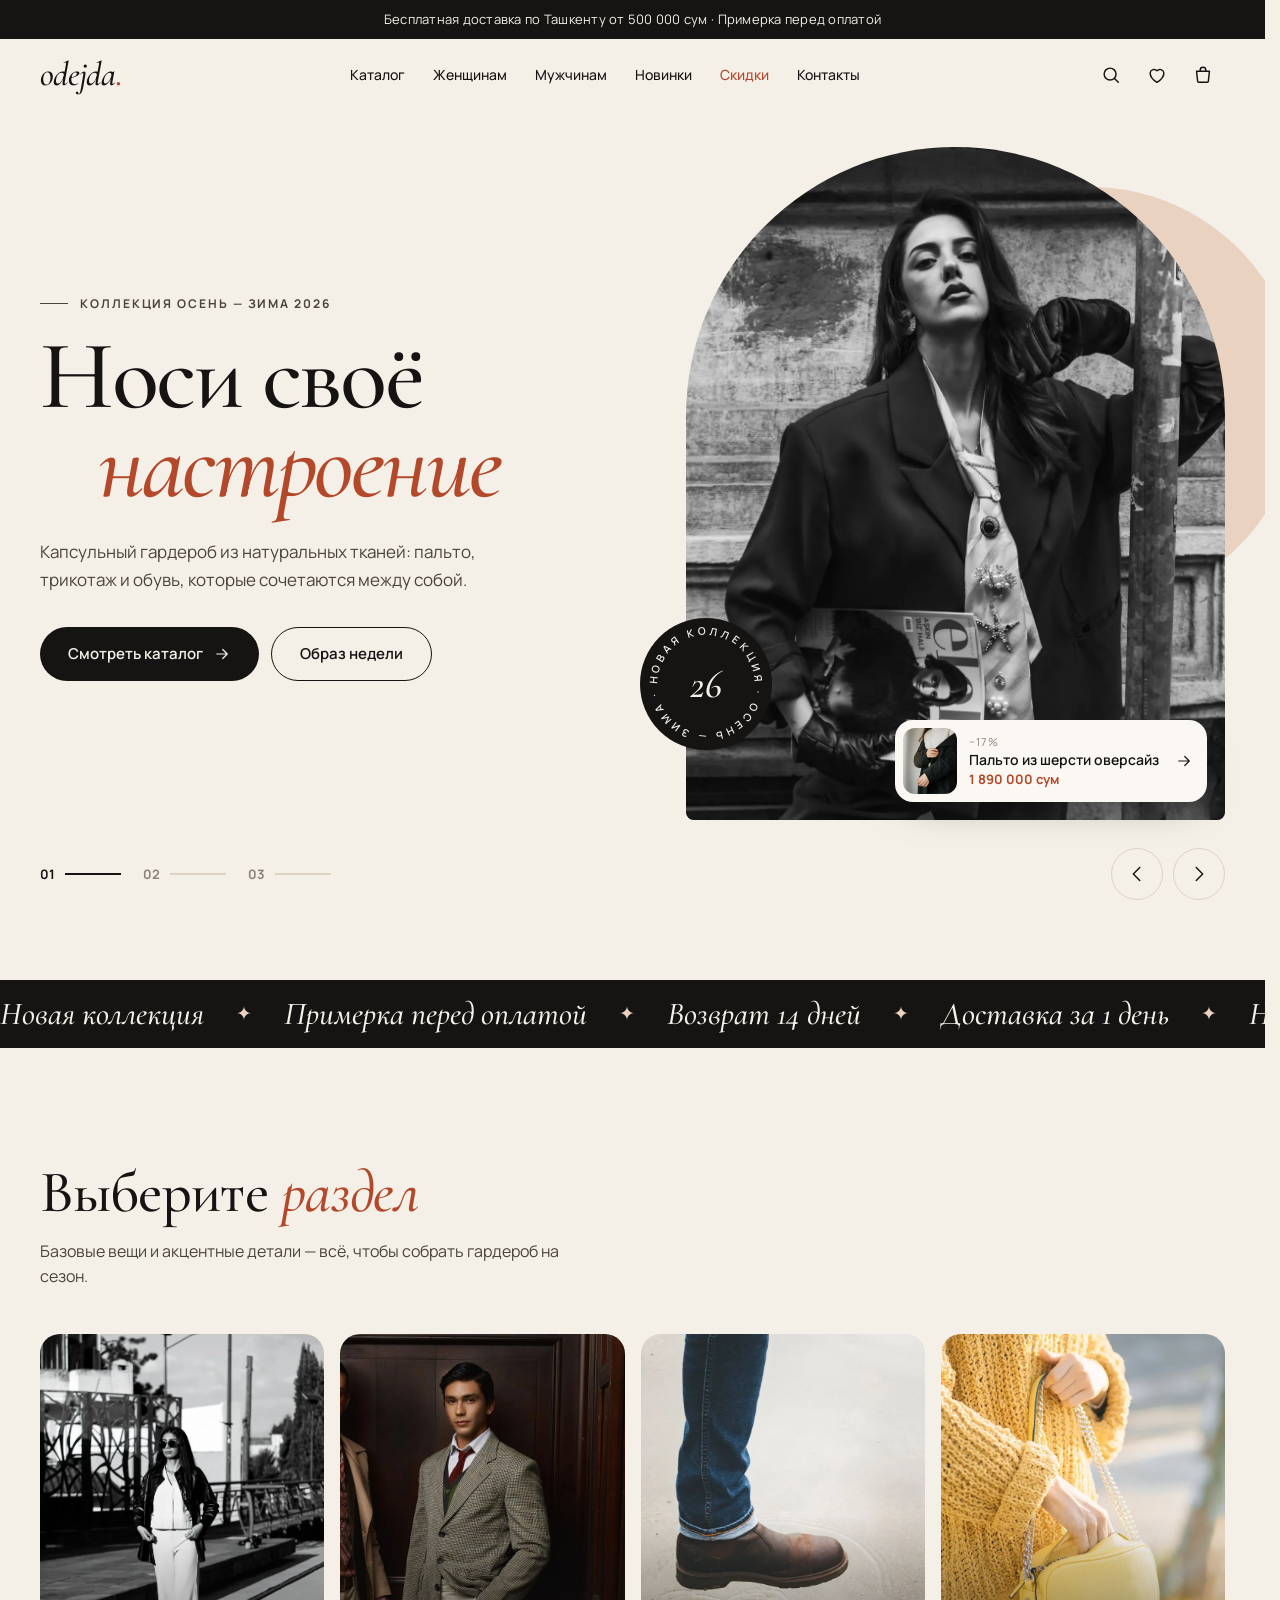
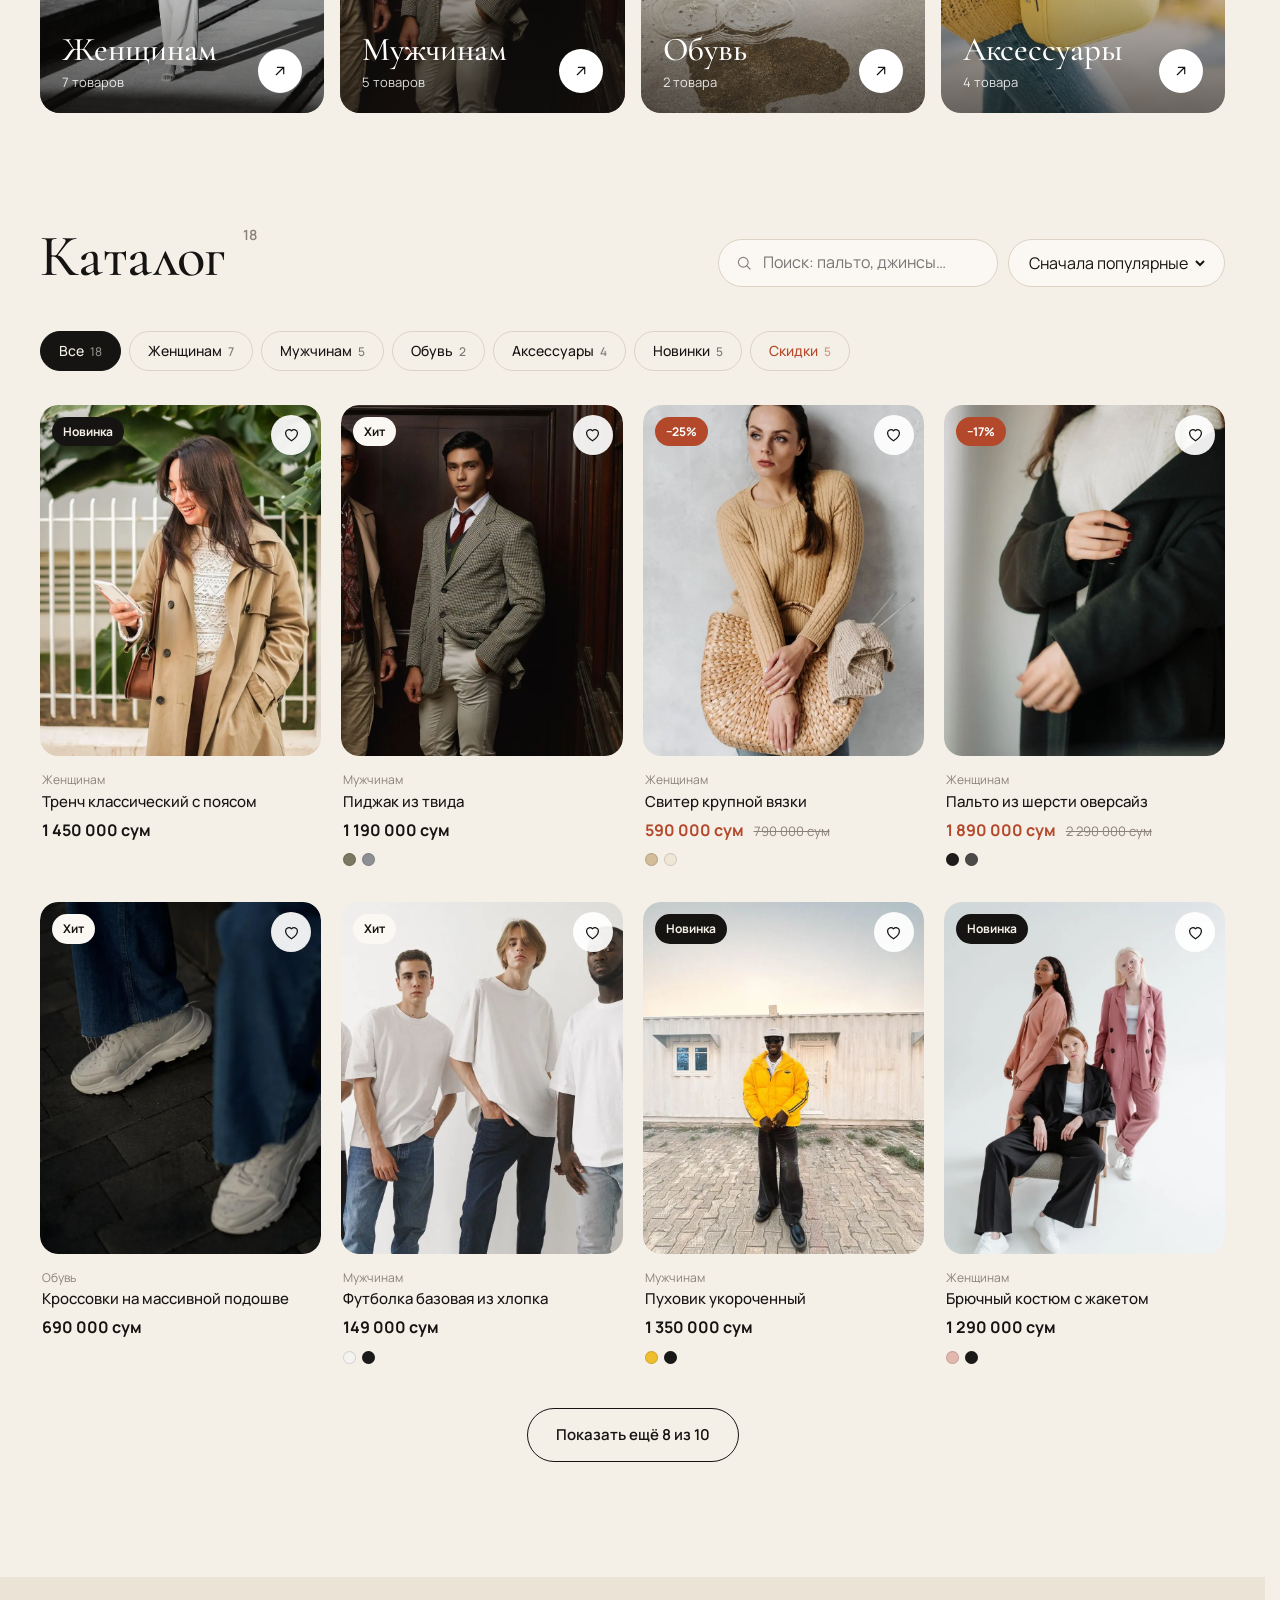
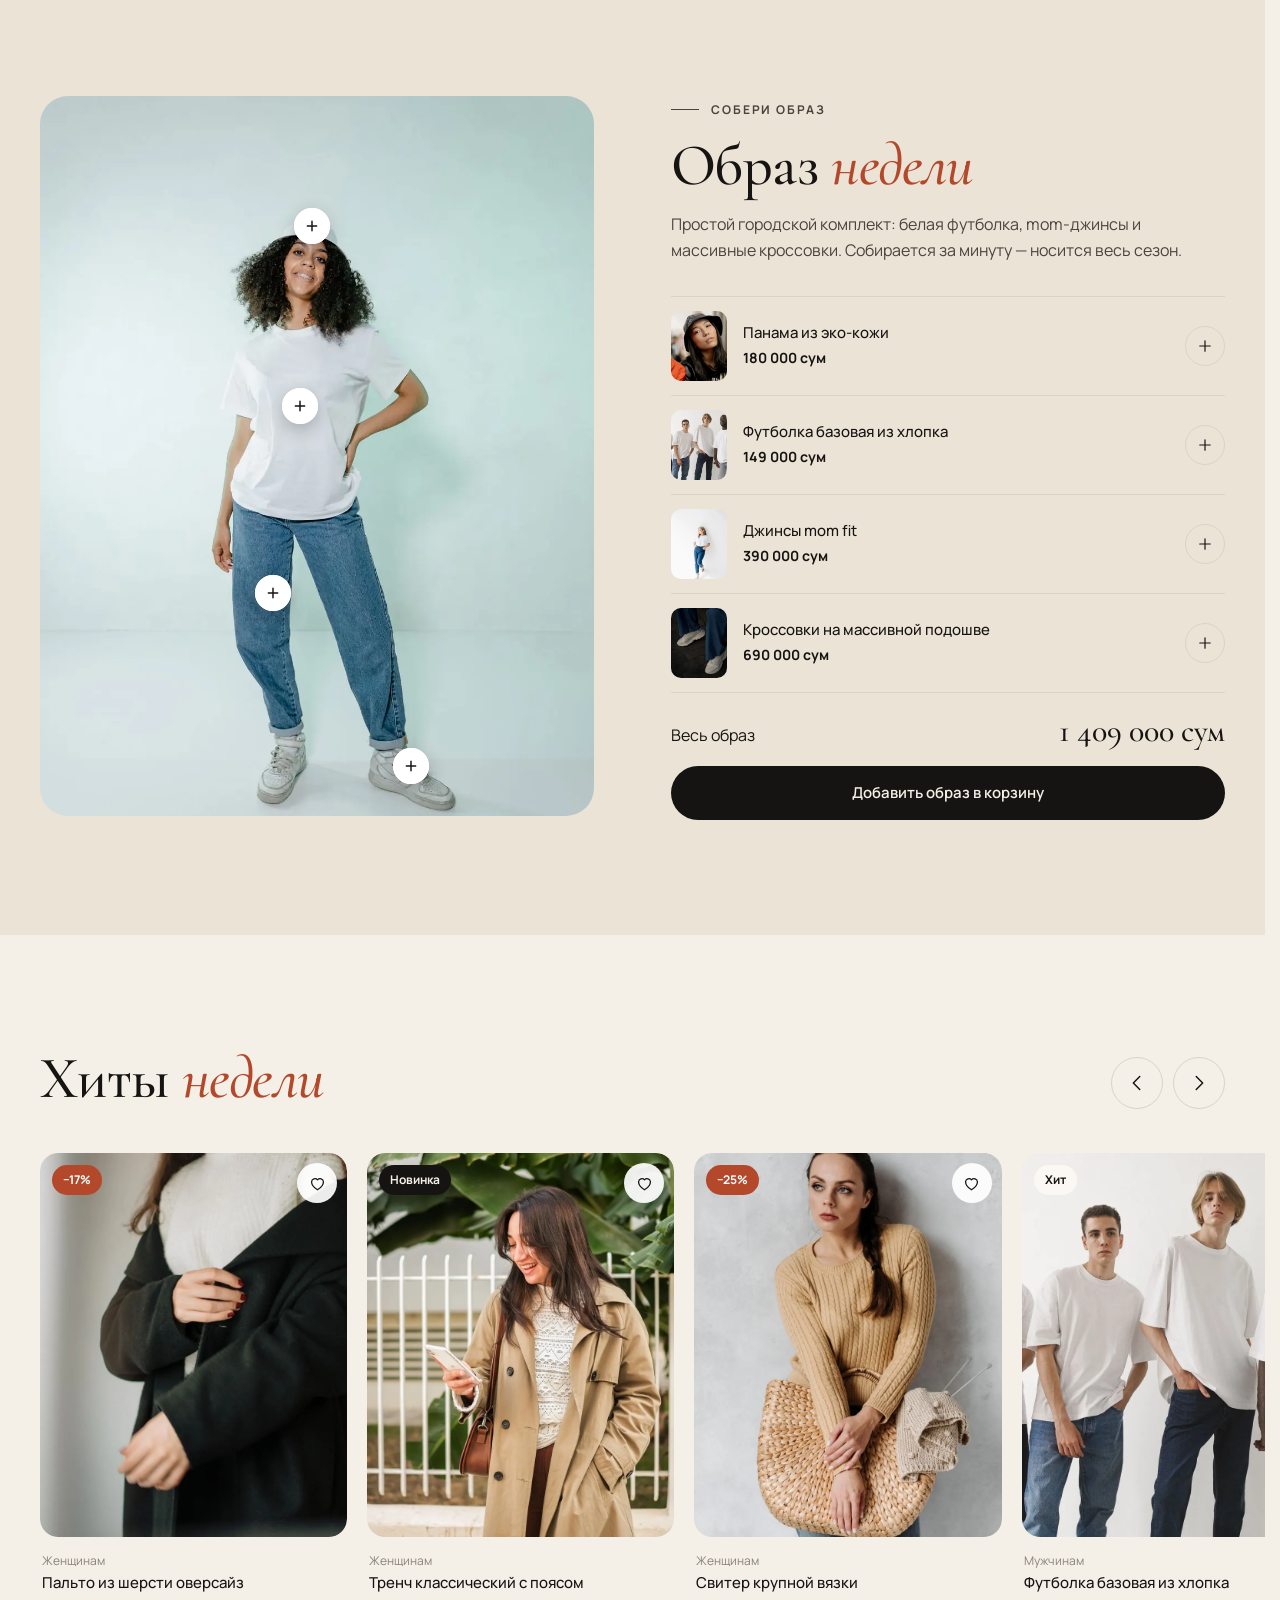
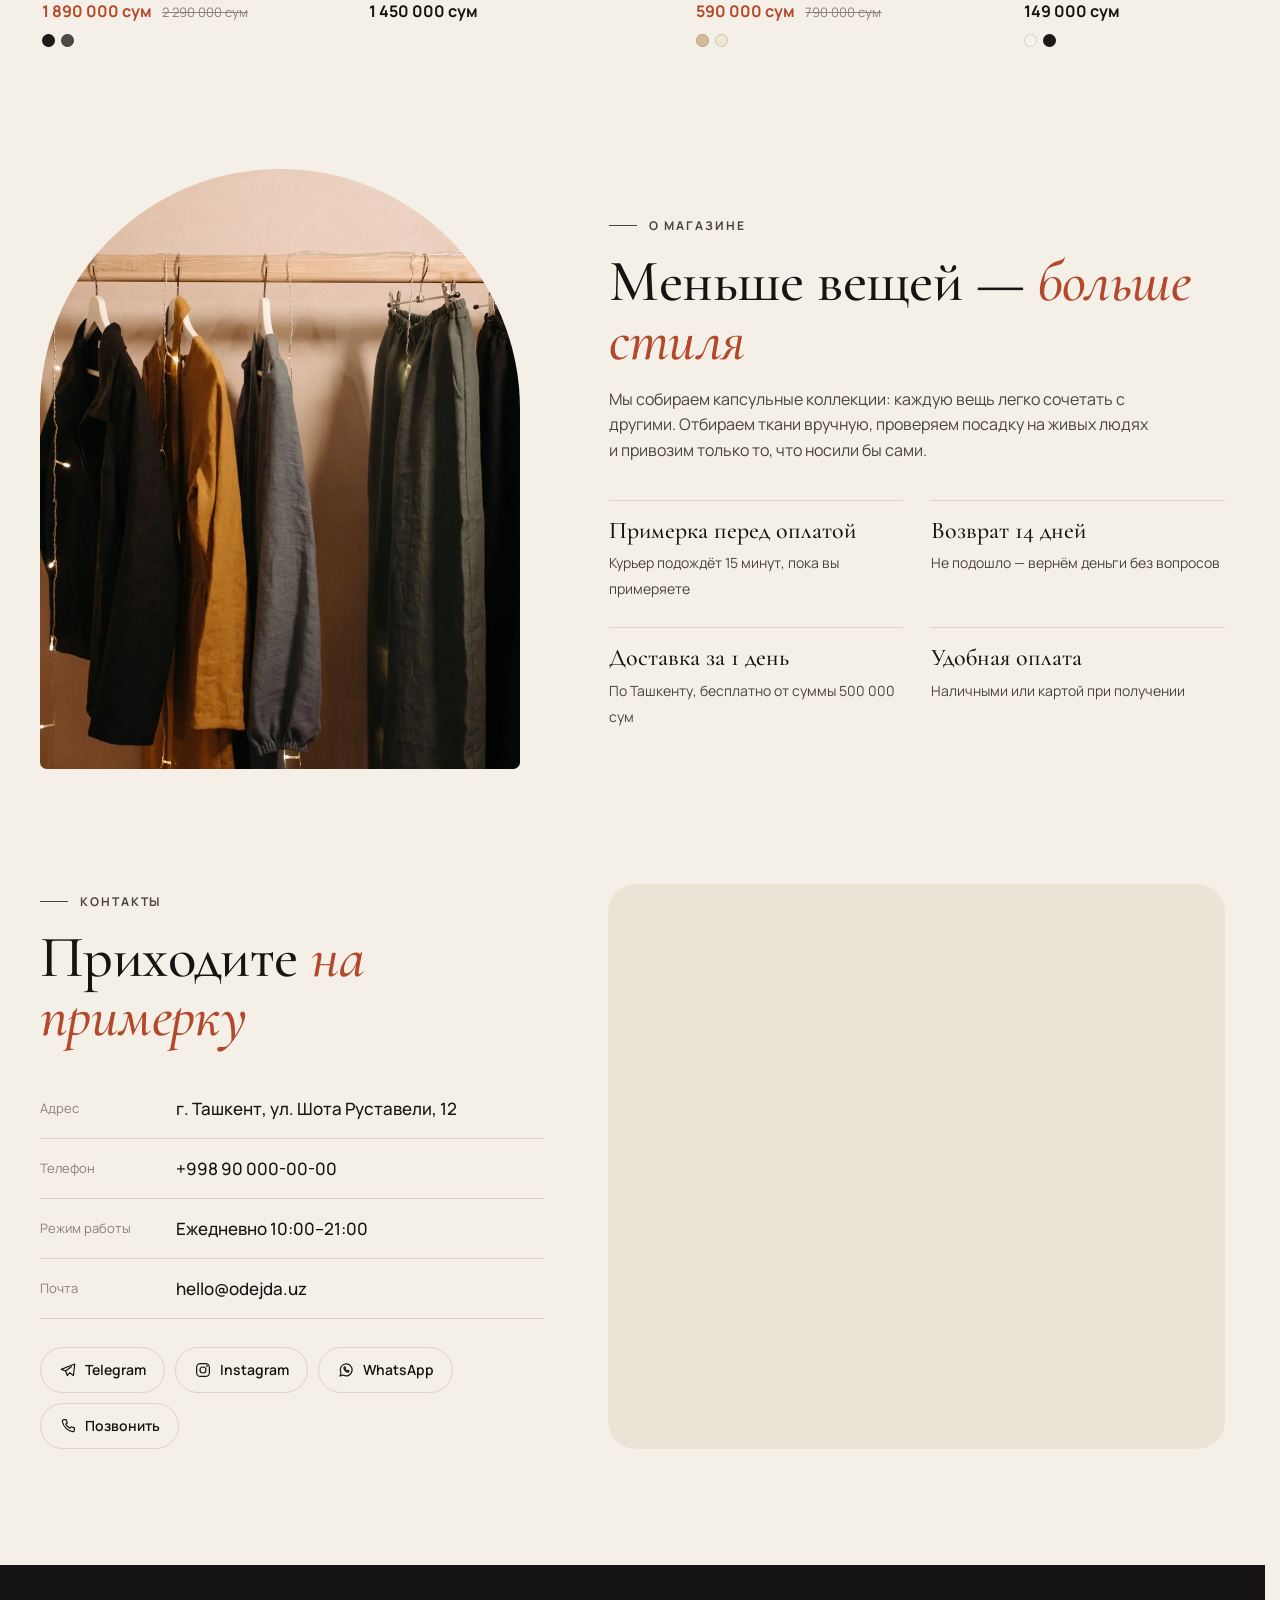
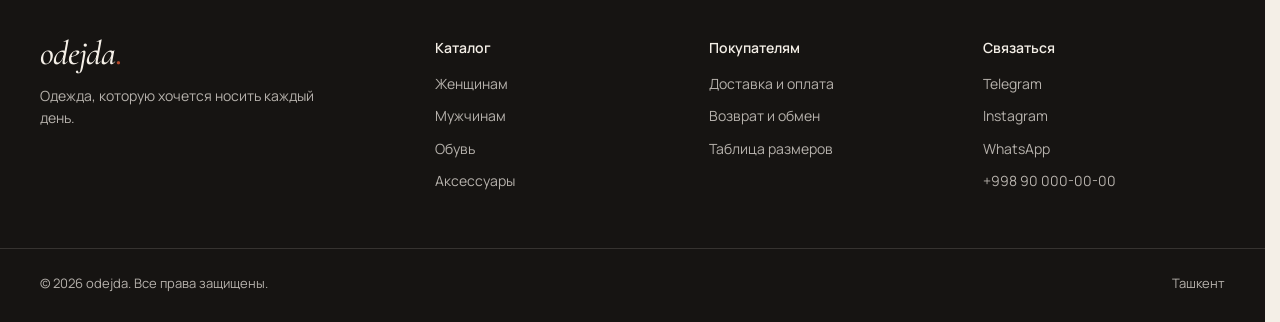
<file: index.html>
<!doctype html>
<html lang="ru">
<head>
  <meta charset="utf-8">
  <meta name="viewport" content="width=device-width, initial-scale=1">
  <title>odejda — магазин одежды в Ташкенте</title>
  <meta name="description" content="Капсульный гардероб из натуральных тканей: пальто, трикотаж, обувь и аксессуары. Доставка по Ташкенту, примерка перед оплатой.">
  <meta name="theme-color" content="#f4efe7">
  <meta property="og:title" content="odejda — магазин одежды">
  <meta property="og:description" content="Новая коллекция осень — зима 2026. Доставка по Ташкенту и примерка перед оплатой.">
  <meta property="og:image" content="assets/img/hero-1.webp">
  <link rel="icon" href="data:image/svg+xml,%3Csvg xmlns='http://www.w3.org/2000/svg' viewBox='0 0 64 64'%3E%3Crect width='64' height='64' rx='16' fill='%23161412'/%3E%3Ctext x='32' y='44' font-family='Georgia,serif' font-style='italic' font-size='38' fill='%23f4efe7' text-anchor='middle'%3Eo%3C/text%3E%3C/svg%3E">
  <link rel="preload" href="assets/fonts/manrope-cyr.woff2" as="font" type="font/woff2" crossorigin>
  <link rel="preload" href="assets/fonts/cormorant-cyr-500.woff2" as="font" type="font/woff2" crossorigin>
  <link rel="stylesheet" href="assets/css/style.css?v=1">
  <script>document.documentElement.classList.add('js')</script>
</head>
<body>
  <a class="skip" href="#catalog">Перейти к каталогу</a>

  <div class="announce" id="announce"></div>

  <header class="header" id="header">
    <div class="container header__row">
      <button class="icon-btn burger" id="burger" aria-label="Меню" aria-expanded="false">
        <span></span><span></span>
      </button>
      <a class="logo" href="./" aria-label="На главную"><span data-store-name>odejda</span><i>.</i></a>
      <nav class="nav" id="nav" aria-label="Основное меню">
        <a href="#catalog" data-go="all">Каталог</a>
        <a href="#catalog" data-go="women">Женщинам</a>
        <a href="#catalog" data-go="men">Мужчинам</a>
        <a href="#catalog" data-go="new">Новинки</a>
        <a href="#catalog" data-go="sale" class="nav__sale">Скидки</a>
        <a href="#contacts">Контакты</a>
      </nav>
      <div class="header__actions">
        <button class="icon-btn" id="searchBtn" aria-label="Поиск">
          <svg viewBox="0 0 24 24"><circle cx="11" cy="11" r="6.5"/><path d="m20 20-4.2-4.2"/></svg>
        </button>
        <button class="icon-btn" id="favBtn" aria-label="Избранное">
          <svg viewBox="0 0 24 24"><path d="M12 20s-7.5-4.6-7.5-10.2A4.3 4.3 0 0 1 12 7.4a4.3 4.3 0 0 1 7.5 2.4C19.5 15.4 12 20 12 20Z"/></svg>
          <b class="count" id="favCount" hidden>0</b>
        </button>
        <button class="icon-btn" id="cartBtn" aria-label="Корзина">
          <svg viewBox="0 0 24 24"><path d="M5 8h14l-1.2 11.1a1 1 0 0 1-1 .9H7.2a1 1 0 0 1-1-.9L5 8Z"/><path d="M9 8V6.5a3 3 0 0 1 6 0V8"/></svg>
          <b class="count" id="cartCount" hidden>0</b>
        </button>
      </div>
    </div>
  </header>

  <main>
    <!-- Баннер-слайдер -->
    <section class="hero" id="hero" aria-roledescription="carousel" aria-label="Коллекции">
      <div class="container hero__grid">
        <div class="hero__text" id="heroText"></div>
        <div class="hero__media" id="heroMedia"></div>
      </div>
      <div class="container hero__controls">
        <div class="hero__dots" id="heroDots" role="tablist"></div>
        <div class="hero__arrows">
          <button class="round-btn" id="heroPrev" aria-label="Предыдущий слайд">
            <svg viewBox="0 0 24 24"><path d="M15 5l-7 7 7 7"/></svg>
          </button>
          <button class="round-btn" id="heroNext" aria-label="Следующий слайд">
            <svg viewBox="0 0 24 24"><path d="M9 5l7 7-7 7"/></svg>
          </button>
        </div>
      </div>
    </section>

    <div class="marquee" aria-hidden="true">
      <div class="marquee__track">
        <span>Новая коллекция</span><i>✦</i><span>Примерка перед оплатой</span><i>✦</i><span>Возврат 14 дней</span><i>✦</i><span>Доставка за 1 день</span><i>✦</i><span>Натуральные ткани</span><i>✦</i>
        <span>Новая коллекция</span><i>✦</i><span>Примерка перед оплатой</span><i>✦</i><span>Возврат 14 дней</span><i>✦</i><span>Доставка за 1 день</span><i>✦</i><span>Натуральные ткани</span><i>✦</i>
      </div>
    </div>

    <!-- Категории -->
    <section class="section" id="categories">
      <div class="container">
        <div class="section__head" data-reveal>
          <h2 class="h2">Выберите <em>раздел</em></h2>
          <p class="section__lead">Базовые вещи и акцентные детали — всё, чтобы собрать гардероб на сезон.</p>
        </div>
        <div class="cats" id="cats"></div>
      </div>
    </section>

    <!-- Каталог -->
    <section class="section section--catalog" id="catalog">
      <div class="container">
        <div class="section__head section__head--row" data-reveal>
          <h2 class="h2">Каталог <sup id="catalogCount"></sup></h2>
          <div class="toolbar">
            <label class="search">
              <svg viewBox="0 0 24 24"><circle cx="11" cy="11" r="6.5"/><path d="m20 20-4.2-4.2"/></svg>
              <input type="search" id="searchInput" placeholder="Поиск: пальто, джинсы…" autocomplete="off">
            </label>
            <label class="select">
              <select id="sortSelect" aria-label="Сортировка">
                <option value="popular">Сначала популярные</option>
                <option value="new">Сначала новые</option>
                <option value="price-asc">Дешевле</option>
                <option value="price-desc">Дороже</option>
              </select>
            </label>
          </div>
        </div>
        <div class="chips" id="chips" role="tablist" aria-label="Фильтр по разделам"></div>
        <div class="grid" id="grid" aria-live="polite"></div>
        <div class="catalog__more">
          <button class="btn btn--ghost" id="moreBtn" hidden>Показать ещё</button>
        </div>
      </div>
    </section>

    <!-- Образ недели: фото с точками-товарами -->
    <section class="section look" id="look">
      <div class="container look__grid">
        <div class="look__media" id="lookMedia" data-reveal></div>
        <div class="look__info" data-reveal>
          <p class="eyebrow">Собери образ</p>
          <h2 class="h2" id="lookTitle"></h2>
          <p class="section__lead" id="lookText"></p>
          <ul class="look__list" id="lookList"></ul>
          <div class="look__total">
            <span>Весь образ</span>
            <strong id="lookTotal"></strong>
          </div>
          <button class="btn btn--dark btn--wide" id="lookAdd">Добавить образ в корзину</button>
        </div>
      </div>
    </section>

    <!-- Хиты -->
    <section class="section" id="hits">
      <div class="container">
        <div class="section__head section__head--row" data-reveal>
          <h2 class="h2">Хиты <em>недели</em></h2>
          <div class="hero__arrows">
            <button class="round-btn" id="hitsPrev" aria-label="Назад">
              <svg viewBox="0 0 24 24"><path d="M15 5l-7 7 7 7"/></svg>
            </button>
            <button class="round-btn" id="hitsNext" aria-label="Вперёд">
              <svg viewBox="0 0 24 24"><path d="M9 5l7 7-7 7"/></svg>
            </button>
          </div>
        </div>
      </div>
      <div class="rail" id="hitsRail"></div>
    </section>

    <!-- Акция с таймером -->
    <section class="promo" id="promo" hidden>
      <div class="container promo__grid">
        <div class="promo__text" data-reveal>
          <p class="eyebrow eyebrow--light" id="promoEyebrow"></p>
          <h2 class="h2 h2--light" id="promoTitle"></h2>
          <p class="promo__lead" id="promoText"></p>
          <div class="timer" id="promoTimer" aria-label="До конца акции"></div>
          <button class="btn btn--light" id="promoBtn">Выбрать со скидкой</button>
        </div>
        <div class="promo__media" id="promoMedia" data-reveal></div>
      </div>
    </section>

    <!-- О магазине -->
    <section class="section about" id="about">
      <div class="container about__grid">
        <div class="about__media" data-reveal>
          <img src="assets/img/about-1.webp" alt="Вешалка с одеждой из натуральных тканей" loading="lazy" width="1000" height="1200">
        </div>
        <div class="about__text" data-reveal>
          <p class="eyebrow">О магазине</p>
          <h2 class="h2">Меньше вещей — <em>больше стиля</em></h2>
          <p class="section__lead">Мы собираем капсульные коллекции: каждую вещь легко сочетать с другими. Отбираем ткани вручную, проверяем посадку на живых людях и привозим только то, что носили бы сами.</p>
          <ul class="perks">
            <li><b>Примерка перед оплатой</b><span>Курьер подождёт 15 минут, пока вы примеряете</span></li>
            <li><b>Возврат 14 дней</b><span>Не подошло — вернём деньги без вопросов</span></li>
            <li><b>Доставка за 1 день</b><span>По Ташкенту, бесплатно от суммы <span data-free-from></span></span></li>
            <li><b>Удобная оплата</b><span>Наличными или картой при получении</span></li>
          </ul>
        </div>
      </div>
    </section>

    <!-- Контакты -->
    <section class="section contacts" id="contacts">
      <div class="container contacts__grid">
        <div class="contacts__info" data-reveal>
          <p class="eyebrow">Контакты</p>
          <h2 class="h2">Приходите <em>на примерку</em></h2>
          <dl class="contacts__list" id="contactsList"></dl>
          <div class="socials" id="socials"></div>
        </div>
        <div class="contacts__map" id="map" data-reveal></div>
      </div>
    </section>
  </main>

  <footer class="footer">
    <div class="container footer__grid">
      <div>
        <a class="logo logo--light" href="./"><span data-store-name>odejda</span><i>.</i></a>
        <p class="footer__note">Одежда, которую хочется носить каждый день.</p>
      </div>
      <nav class="footer__col" aria-label="Каталог">
        <b>Каталог</b>
        <a href="#catalog" data-go="women">Женщинам</a>
        <a href="#catalog" data-go="men">Мужчинам</a>
        <a href="#catalog" data-go="shoes">Обувь</a>
        <a href="#catalog" data-go="accessories">Аксессуары</a>
      </nav>
      <div class="footer__col">
        <b>Покупателям</b>
        <span>Доставка и оплата</span>
        <span>Возврат и обмен</span>
        <span>Таблица размеров</span>
      </div>
      <div class="footer__col" id="footerContacts">
        <b>Связаться</b>
      </div>
    </div>
    <div class="container footer__bottom">
      <span>© <span id="year"></span> <span data-store-name>odejda</span>. Все права защищены.</span>
      <span>Ташкент</span>
    </div>
  </footer>

  <!-- Карточка товара -->
  <div class="modal" id="productModal" hidden>
    <div class="modal__backdrop" data-close></div>
    <div class="modal__panel" role="dialog" aria-modal="true" aria-labelledby="pmTitle">
      <button class="modal__close icon-btn" data-close aria-label="Закрыть">
        <svg viewBox="0 0 24 24"><path d="M6 6l12 12M18 6 6 18"/></svg>
      </button>
      <div class="pm" id="pmBody"></div>
    </div>
  </div>

  <!-- Корзина и оформление -->
  <div class="drawer" id="cartDrawer" hidden>
    <div class="drawer__backdrop" data-close></div>
    <aside class="drawer__panel" role="dialog" aria-modal="true" aria-labelledby="cartTitle">
      <div class="drawer__head">
        <h3 id="cartTitle">Корзина</h3>
        <button class="icon-btn" data-close aria-label="Закрыть">
          <svg viewBox="0 0 24 24"><path d="M6 6l12 12M18 6 6 18"/></svg>
        </button>
      </div>
      <div class="drawer__body" id="cartBody"></div>
      <div class="drawer__foot" id="cartFoot"></div>
    </aside>
  </div>

  <div class="toast" id="toast" role="status" aria-live="polite"></div>

  <script src="assets/js/store.js?v=1"></script>
  <script src="assets/js/shop.js?v=1"></script>
</body>
</html>
</file>
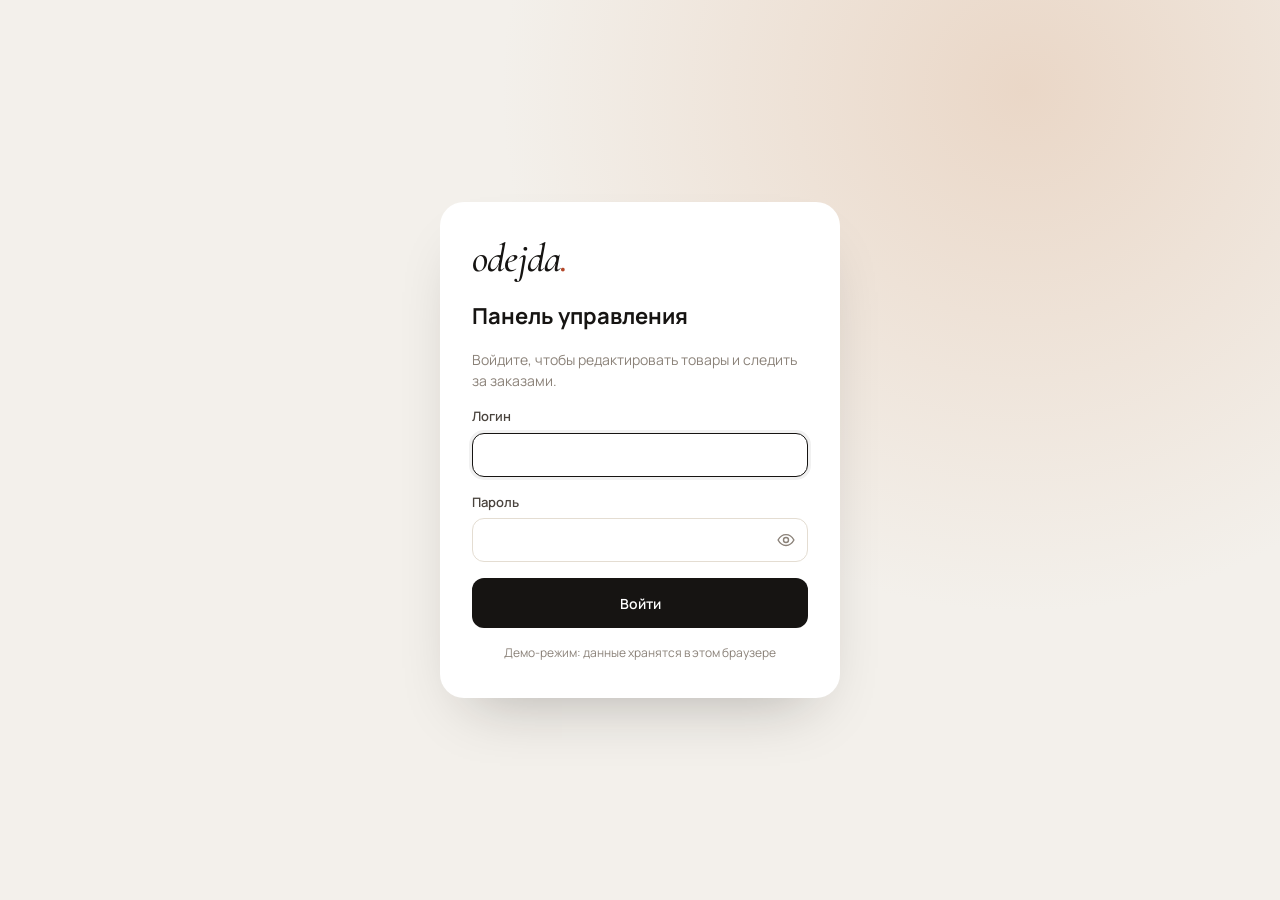
<file: admin26/index.html>
<!doctype html>
<html lang="ru">
<head>
  <meta charset="utf-8">
  <meta name="viewport" content="width=device-width, initial-scale=1">
  <meta name="robots" content="noindex, nofollow">
  <title>Панель управления — odejda</title>
  <link rel="icon" href="data:image/svg+xml,%3Csvg xmlns='http://www.w3.org/2000/svg' viewBox='0 0 64 64'%3E%3Crect width='64' height='64' rx='16' fill='%23b4482a'/%3E%3Ctext x='32' y='44' font-family='Georgia,serif' font-style='italic' font-size='38' fill='%23fff' text-anchor='middle'%3Eo%3C/text%3E%3C/svg%3E">
  <link rel="stylesheet" href="admin.css?v=1">
</head>
<body>
  <!-- Вход -->
  <main class="login" id="loginView" hidden>
    <form class="login__card" id="loginForm" autocomplete="on">
      <div class="logo">odejda<i>.</i></div>
      <h1>Панель управления</h1>
      <p class="muted">Войдите, чтобы редактировать товары и следить за заказами.</p>
      <label class="field">Логин
        <input name="login" autocomplete="username" required autofocus>
      </label>
      <label class="field">Пароль
        <span class="pass">
          <input name="password" type="password" autocomplete="current-password" required>
          <button type="button" class="pass__eye" data-eye aria-label="Показать пароль">
            <svg viewBox="0 0 24 24"><path d="M2.5 12S6 5.5 12 5.5 21.5 12 21.5 12 18 18.5 12 18.5 2.5 12 2.5 12Z"/><circle cx="12" cy="12" r="3"/></svg>
          </button>
        </span>
      </label>
      <p class="error" id="loginError" hidden></p>
      <button class="btn btn--dark btn--wide" type="submit">Войти</button>
      <p class="mode-note" id="loginMode"></p>
    </form>
  </main>

  <!-- Панель -->
  <div class="app" id="appView" hidden>
    <aside class="side" id="side">
      <div class="side__brand">
        <span class="logo">odejda<i>.</i></span>
        <span class="tag">admin</span>
      </div>
      <nav class="side__nav" id="sideNav">
        <a href="#products" data-view="products">
          <svg viewBox="0 0 24 24"><path d="M8 4 4 6.5V10l2 .5V20h12v-9.5l2-.5V6.5L16 4a4 4 0 0 1-8 0Z"/></svg>Товары
        </a>
        <a href="#orders" data-view="orders">
          <svg viewBox="0 0 24 24"><path d="M5 8h14l-1.2 11.1a1 1 0 0 1-1 .9H7.2a1 1 0 0 1-1-.9L5 8Z"/><path d="M9 8V6.5a3 3 0 0 1 6 0V8"/></svg>Заказы <b class="pill" id="newOrders" hidden></b>
        </a>
        <a href="#home" data-view="home">
          <svg viewBox="0 0 24 24"><rect x="3.5" y="4.5" width="17" height="15" rx="2"/><path d="m3.5 15 5-4.5 4 3.5 3-2.5 5 4"/></svg>Главная страница
        </a>
        <a href="#contacts" data-view="contacts">
          <svg viewBox="0 0 24 24"><path d="M12 21s-7-6.2-7-11.5a7 7 0 0 1 14 0C19 14.8 12 21 12 21Z"/><circle cx="12" cy="9.5" r="2.5"/></svg>Контакты
        </a>
        <a href="#access" data-view="access">
          <svg viewBox="0 0 24 24"><rect x="5" y="10.5" width="14" height="10" rx="2"/><path d="M8 10.5V8a4 4 0 0 1 8 0v2.5"/></svg>Доступы
        </a>
      </nav>
      <div class="side__foot">
        <a class="side__site" href="../" target="_blank" rel="noopener">
          <svg viewBox="0 0 24 24"><path d="M14 4h6v6M20 4l-9 9M18 14v5a1 1 0 0 1-1 1H5a1 1 0 0 1-1-1V7a1 1 0 0 1 1-1h5"/></svg>Открыть сайт
        </a>
        <div class="me">
          <div class="me__avatar" id="meAvatar"></div>
          <div class="me__text"><b id="meName"></b><small id="meRole"></small></div>
          <button class="icon-btn" id="logoutBtn" aria-label="Выйти" title="Выйти">
            <svg viewBox="0 0 24 24"><path d="M15 4h3a2 2 0 0 1 2 2v12a2 2 0 0 1-2 2h-3M10 16l4-4-4-4M14 12H4"/></svg>
          </button>
        </div>
      </div>
    </aside>

    <div class="main">
      <div class="demo" id="demoBar" hidden>
        <b>Демо-режим.</b> Сайт открыт без сервера (GitHub Pages / локально): изменения сохраняются только в этом браузере.
        Покупатели их увидят, когда сайт будет размещён на хостинге с PHP, — или выгрузите файл каталога кнопкой «Экспорт».
      </div>
      <header class="topbar">
        <button class="icon-btn menu-btn" id="menuBtn" aria-label="Меню">
          <svg viewBox="0 0 24 24"><path d="M4 7h16M4 12h16M4 17h16"/></svg>
        </button>
        <h1 id="viewTitle"></h1>
        <div class="topbar__actions" id="viewActions"></div>
      </header>
      <section class="content" id="content"></section>
    </div>
  </div>

  <!-- Редактор товара -->
  <div class="drawer" id="editor" hidden>
    <div class="drawer__backdrop" data-close></div>
    <form class="drawer__panel" id="editorForm" novalidate>
      <div class="drawer__head">
        <h2 id="editorTitle">Новый товар</h2>
        <button type="button" class="icon-btn" data-close aria-label="Закрыть">
          <svg viewBox="0 0 24 24"><path d="M6 6l12 12M18 6 6 18"/></svg>
        </button>
      </div>
      <div class="drawer__body" id="editorBody"></div>
      <div class="drawer__foot" id="editorFoot"></div>
    </form>
  </div>

  <div class="toast" id="toast" role="status" aria-live="polite"></div>

  <script src="../assets/js/store.js?v=1"></script>
  <script src="admin.js?v=1"></script>
</body>
</html>
</file>
<file: assets/css/style.css>
/* ==========================================================================
   odejda — витрина
   Анимации только через transform/opacity, без backdrop-filter и blur —
   чтобы страница не подтормаживала на слабых телефонах.
   ========================================================================== */

@font-face { font-family: 'Manrope'; src: url('../fonts/manrope-cyr.woff2') format('woff2'); font-weight: 200 800; font-display: swap; unicode-range: U+0301, U+0400-045F, U+0490-0491, U+04B0-04B1, U+2116; }
@font-face { font-family: 'Manrope'; src: url('../fonts/manrope-lat.woff2') format('woff2'); font-weight: 200 800; font-display: swap; unicode-range: U+0000-00FF, U+0131, U+0152-0153, U+02BB-02BC, U+02C6, U+02DA, U+02DC, U+0304, U+0308, U+0329, U+2000-206F, U+20AC, U+2122, U+2191, U+2193, U+2212, U+2215, U+FEFF, U+FFFD; }
@font-face { font-family: 'Cormorant'; src: url('../fonts/cormorant-cyr-500.woff2') format('woff2'); font-weight: 500; font-display: swap; unicode-range: U+0301, U+0400-045F, U+0490-0491, U+04B0-04B1, U+2116; }
@font-face { font-family: 'Cormorant'; src: url('../fonts/cormorant-lat-500.woff2') format('woff2'); font-weight: 500; font-display: swap; unicode-range: U+0000-00FF, U+0131, U+0152-0153, U+2000-206F, U+2212; }
@font-face { font-family: 'Cormorant'; src: url('../fonts/cormorant-cyr-500i.woff2') format('woff2'); font-weight: 500; font-style: italic; font-display: swap; unicode-range: U+0301, U+0400-045F, U+0490-0491, U+04B0-04B1, U+2116; }
@font-face { font-family: 'Cormorant'; src: url('../fonts/cormorant-lat-500i.woff2') format('woff2'); font-weight: 500; font-style: italic; font-display: swap; unicode-range: U+0000-00FF, U+0131, U+0152-0153, U+2000-206F, U+2212; }

:root {
  --bg: #f4efe7;
  --bg-2: #ebe3d6;
  --card: #fbf8f3;
  --ink: #161412;
  --ink-2: #4a443e;
  --muted: #8b8279;
  --line: #ddd3c5;
  --accent: #b4482a;
  --accent-soft: #e9d2c0;
  --white: #fff;

  --font: 'Manrope', system-ui, -apple-system, 'Segoe UI', sans-serif;
  --display: 'Cormorant', 'Georgia', 'Times New Roman', serif;

  --pad: clamp(16px, 4vw, 40px);
  --max: 1320px;
  --radius: 20px;
  --ease: cubic-bezier(.2, .7, .2, 1);
  --header-h: 72px;
}

*, *::before, *::after { box-sizing: border-box; }
html { scroll-behavior: smooth; scroll-padding-top: calc(var(--header-h) + 12px); scrollbar-gutter: stable; -webkit-text-size-adjust: 100%; }
body {
  margin: 0;
  background: var(--bg);
  color: var(--ink);
  font: 400 16px/1.6 var(--font);
  -webkit-font-smoothing: antialiased;
  overflow-x: hidden;
}
body.lock { overflow: hidden; }
img { display: block; max-width: 100%; }
a { color: inherit; text-decoration: none; }
button, input, select, textarea { font: inherit; color: inherit; }
button { cursor: pointer; background: none; border: 0; padding: 0; }
[hidden] { display: none !important; }
svg { width: 22px; height: 22px; fill: none; stroke: currentColor; stroke-width: 1.6; stroke-linecap: round; stroke-linejoin: round; flex: none; }
:focus-visible { outline: 2px solid var(--accent); outline-offset: 3px; border-radius: 6px; }

.container { width: 100%; max-width: var(--max); margin: 0 auto; padding: 0 var(--pad); }
.skip { position: absolute; left: -9999px; top: 8px; z-index: 200; background: var(--ink); color: var(--bg); padding: 10px 16px; border-radius: 10px; }
.skip:focus { left: 8px; }

/* ---------- типографика ---------- */

/* у антиквы по умолчанию «старинные» цифры разной высоты — в ценах и таймере нужны ровные */
.h2, .hero__title, .timer__cell b, .look__total strong, .perks b, .stamp b, .done b, .empty b, .pm__title { font-variant-numeric: lining-nums; }

.h2 {
  font: 500 clamp(2.4rem, 4.6vw, 4rem)/1 var(--display);
  letter-spacing: -.01em;
  margin: 0;
}
.h2 em, .hero__title em { font-style: italic; color: var(--accent); }
.h2 sup { font: 600 14px/1 var(--font); color: var(--muted); vertical-align: top; margin-left: 4px; letter-spacing: 0; }
.h2--light { color: var(--bg); }
.h2--light em { color: var(--accent-soft); }

.eyebrow {
  display: inline-flex;
  align-items: center;
  gap: 12px;
  margin: 0 0 18px;
  font-size: 12px;
  font-weight: 700;
  letter-spacing: .16em;
  text-transform: uppercase;
  color: var(--ink-2);
}
.eyebrow::before { content: ''; width: 28px; height: 1px; background: currentColor; }
.eyebrow--light { color: var(--accent-soft); }

.section { padding: clamp(64px, 9vw, 120px) 0 0; }
.section__head { margin-bottom: clamp(28px, 4vw, 44px); max-width: 640px; }
.section__head--row { display: flex; align-items: flex-end; justify-content: space-between; gap: 24px; max-width: none; flex-wrap: wrap; }
.section__lead { color: var(--ink-2); margin: 16px 0 0; max-width: 34em; }

/* ---------- кнопки ---------- */

.btn {
  display: inline-flex;
  align-items: center;
  justify-content: center;
  gap: 10px;
  height: 54px;
  padding: 0 28px;
  border-radius: 999px;
  font-weight: 600;
  font-size: 15px;
  transition: transform .25s var(--ease), background-color .25s, color .25s, border-color .25s;
  white-space: nowrap;
}
.btn:active { transform: scale(.97); }
.btn svg { width: 18px; height: 18px; transition: transform .3s var(--ease); }
.btn:hover svg { transform: translateX(4px); }
.btn--dark { background: var(--ink); color: var(--bg); }
.btn--dark:hover { background: var(--accent); }
.btn--ghost { border: 1px solid var(--ink); }
.btn--ghost:hover { background: var(--ink); color: var(--bg); }
.btn--light { background: var(--bg); color: var(--ink); }
.btn--light:hover { background: var(--accent-soft); }
.btn--wide { width: 100%; }
.btn[disabled] { opacity: .45; pointer-events: none; }

.icon-btn {
  position: relative;
  display: inline-grid;
  place-items: center;
  width: 44px;
  height: 44px;
  border-radius: 50%;
  transition: background-color .2s;
}
.icon-btn:hover { background: var(--bg-2); }
.icon-btn .count {
  position: absolute;
  top: 3px;
  right: 1px;
  min-width: 18px;
  height: 18px;
  padding: 0 5px;
  border-radius: 99px;
  background: var(--accent);
  color: #fff;
  font: 700 11px/18px var(--font);
  text-align: center;
}
.icon-btn.bump { animation: bump .45s var(--ease); }
@keyframes bump { 40% { transform: scale(1.25); } }

.round-btn {
  display: inline-grid;
  place-items: center;
  width: 52px;
  height: 52px;
  border-radius: 50%;
  border: 1px solid var(--line);
  transition: background-color .2s, border-color .2s, color .2s;
}
.round-btn:hover { background: var(--ink); border-color: var(--ink); color: var(--bg); }

/* ---------- шапка ---------- */

.announce {
  background: var(--ink);
  color: var(--bg);
  text-align: center;
  font-size: 13px;
  padding: 9px var(--pad);
  letter-spacing: .02em;
}
.announce:empty { display: none; }

.header {
  position: sticky;
  top: 0;
  z-index: 50;
  background: var(--bg);
  transition: box-shadow .3s;
}
.header.is-scrolled { box-shadow: 0 1px 0 var(--line), 0 10px 30px -18px rgba(22, 20, 18, .35); }
.header__row { display: flex; align-items: center; gap: 24px; height: var(--header-h); }
.logo { font: italic 500 34px/1 var(--display); letter-spacing: -.02em; }
.logo i { color: var(--accent); font-style: normal; }
.logo--light { color: var(--bg); }
.nav { display: flex; gap: 28px; margin: 0 auto; font-size: 14px; font-weight: 500; }
.nav a { position: relative; padding: 6px 0; }
.nav a::after {
  content: '';
  position: absolute;
  left: 0;
  right: 0;
  bottom: 0;
  height: 1px;
  background: currentColor;
  transform: scaleX(0);
  transform-origin: right;
  transition: transform .35s var(--ease);
}
.nav a:hover::after { transform: scaleX(1); transform-origin: left; }
.nav__sale { color: var(--accent); }
.header__actions { display: flex; gap: 2px; margin-left: auto; }
.nav + .header__actions { margin-left: 0; }
.burger { display: none; }
.burger span { position: absolute; left: 12px; right: 12px; height: 1.6px; background: currentColor; transition: transform .3s var(--ease); }
.burger span:first-child { top: 17px; }
.burger span:last-child { top: 25px; }
.burger[aria-expanded='true'] span:first-child { transform: translateY(4px) rotate(45deg); }
.burger[aria-expanded='true'] span:last-child { transform: translateY(-4px) rotate(-45deg); }

/* ---------- баннер-слайдер ---------- */

.hero { padding: clamp(16px, 3vw, 36px) 0 0; overflow: hidden; }
.hero__grid {
  display: grid;
  grid-template-columns: 1.08fr 1fr;
  gap: clamp(28px, 5vw, 72px);
  align-items: center;
}
.hero__text { display: grid; }
.hero__slide-text {
  grid-area: 1 / 1;
  align-self: center;
  visibility: hidden;
  transition: visibility 0s .6s; /* уходящий слайд успевает плавно погаснуть */
}
.hero__slide-text.is-active { visibility: visible; transition-delay: 0s; }
.hero__slide-text > * {
  opacity: 0;
  transform: translateY(26px);
  transition: opacity .6s var(--ease), transform .8s var(--ease);
}
.hero__slide-text.is-active > * { opacity: 1; transform: none; }
.hero__slide-text.is-active > :nth-child(2) { transition-delay: .08s; }
.hero__slide-text.is-active > :nth-child(3) { transition-delay: .16s; }
.hero__slide-text.is-active > :nth-child(4) { transition-delay: .24s; }
.hero__title {
  font: 500 clamp(3.4rem, 7.6vw, 7.4rem)/.92 var(--display);
  letter-spacing: -.025em;
  margin: 0;
}
.hero__title em { display: block; padding-left: .6em; }
.hero__lead { max-width: 30em; margin: 28px 0 34px; color: var(--ink-2); font-size: 17px; }
.hero__cta { display: flex; gap: 12px; flex-wrap: wrap; }

.hero__media { position: relative; justify-self: end; width: 100%; max-width: 560px; }
.hero__media::before {
  content: '';
  position: absolute;
  width: 78%;
  aspect-ratio: 1;
  right: -14%;
  top: 6%;
  border-radius: 50%;
  background: var(--accent-soft);
}
.hero__frame {
  position: relative;
  aspect-ratio: 4 / 5;
  max-height: 76vh;
  margin-left: auto;
  border-radius: 999px 999px 28px 28px;
  overflow: hidden;
  background: var(--bg-2);
}
.hero__frame img {
  position: absolute;
  inset: 0;
  width: 100%;
  height: 100%;
  object-fit: cover;
  opacity: 0;
  transform: scale(1.08);
  transition: opacity 1s var(--ease), transform 7s linear;
}
.hero__frame img.is-active { opacity: 1; transform: scale(1); }

.stamp {
  position: absolute;
  left: -46px;
  bottom: 70px;
  width: 132px;
  height: 132px;
  border-radius: 50%;
  background: var(--ink);
  color: var(--bg);
  display: grid;
  place-items: center;
  z-index: 2;
}
.stamp svg.stamp__ring { position: absolute; inset: 0; width: 100%; height: 100%; stroke: none; fill: currentColor; animation: spin 18s linear infinite; }
.stamp svg.stamp__ring text { font: 600 10.5px var(--font); letter-spacing: .32em; text-transform: uppercase; }
.stamp b { font: italic 500 40px/1 var(--display); }
@keyframes spin { to { transform: rotate(360deg); } }

.hero-chip {
  position: absolute;
  right: 18px;
  bottom: 18px;
  z-index: 2;
  display: flex;
  align-items: center;
  gap: 12px;
  max-width: calc(100% - 36px);
  padding: 8px 14px 8px 8px;
  border-radius: 18px;
  background: var(--card);
  box-shadow: 0 14px 40px -18px rgba(22, 20, 18, .5);
  text-align: left;
  opacity: 0;
  transform: translateY(16px);
  transition: opacity .5s var(--ease) .35s, transform .6s var(--ease) .35s;
  pointer-events: none;
}
.hero-chip.is-active { opacity: 1; transform: none; pointer-events: auto; }
.hero-chip img { width: 54px; height: 66px; object-fit: cover; border-radius: 12px; }
.hero-chip small { display: block; font-size: 11px; color: var(--muted); text-transform: uppercase; letter-spacing: .1em; }
.hero-chip span { display: block; font-size: 14px; font-weight: 600; line-height: 1.3; }
.hero-chip strong { display: block; font-size: 13px; color: var(--accent); }
.hero-chip svg { width: 18px; height: 18px; margin-left: 4px; transition: transform .3s var(--ease); }
.hero-chip:hover svg { transform: translateX(4px); }

.hero__controls { display: flex; align-items: center; justify-content: space-between; gap: 20px; padding-top: 28px; padding-bottom: 8px; }
.hero__dots { display: flex; gap: 22px; }
.hero__dot { display: flex; align-items: center; gap: 10px; font-size: 13px; font-weight: 700; color: var(--muted); transition: color .2s; }
.hero__dot.is-active { color: var(--ink); }
.hero__dot i { position: relative; width: 56px; height: 2px; background: var(--line); overflow: hidden; }
.hero__dot i::after { content: ''; position: absolute; inset: 0; background: var(--ink); transform: scaleX(0); transform-origin: left; }
.hero__dot.is-active i::after { animation: progress var(--slide-ms, 7000ms) linear forwards; }
.hero.is-paused .hero__dot.is-active i::after { animation-play-state: paused; }
@keyframes progress { to { transform: scaleX(1); } }
.hero__arrows { display: flex; gap: 10px; }

/* ---------- бегущая строка ---------- */

.marquee {
  margin-top: clamp(40px, 6vw, 72px);
  background: var(--ink);
  color: var(--bg);
  overflow: hidden;
  padding: 18px 0;
}
.marquee__track {
  display: flex;
  align-items: center;
  gap: 32px;
  width: max-content;
  font: italic 500 clamp(22px, 2.6vw, 32px)/1 var(--display);
  animation: marquee 36s linear infinite;
}
.marquee__track i { font-style: normal; font-size: .6em; color: var(--accent-soft); }
@keyframes marquee { to { transform: translateX(-50%); } }
.anim-off, .anim-off * { animation-play-state: paused !important; }

/* ---------- категории ---------- */

.cats { display: grid; grid-template-columns: repeat(4, 1fr); gap: 16px; }
.cat {
  position: relative;
  aspect-ratio: 3 / 4;
  border-radius: var(--radius);
  overflow: hidden;
  background: var(--bg-2);
  color: #fff;
  text-align: left;
}
.cat img { position: absolute; inset: 0; width: 100%; height: 100%; object-fit: cover; transition: transform 1s var(--ease); }
.cat::after { content: ''; position: absolute; inset: 0; background: linear-gradient(to top, rgba(18, 16, 14, .62), rgba(18, 16, 14, 0) 52%); }
.cat:hover img { transform: scale(1.06); }
.cat__label { position: absolute; left: 22px; right: 22px; bottom: 20px; z-index: 1; display: flex; align-items: flex-end; justify-content: space-between; gap: 10px; }
.cat__label b { display: block; font: 500 clamp(26px, 2.6vw, 36px)/1 var(--display); }
.cat__label small { display: block; margin-top: 6px; font-size: 13px; opacity: .85; }
.cat__arrow { display: grid; place-items: center; width: 44px; height: 44px; border-radius: 50%; background: #fff; color: var(--ink); transform: rotate(-45deg); transition: transform .4s var(--ease), background-color .3s; }
.cat__arrow svg { width: 18px; height: 18px; }
.cat:hover .cat__arrow { transform: rotate(0); background: var(--accent-soft); }

/* ---------- каталог ---------- */

.toolbar { display: flex; gap: 10px; flex-wrap: wrap; }
.search, .select {
  display: flex;
  align-items: center;
  gap: 8px;
  height: 48px;
  padding: 0 16px;
  border: 1px solid var(--line);
  border-radius: 999px;
  background: var(--card);
  transition: border-color .2s;
}
.search:focus-within, .select:focus-within { border-color: var(--ink); }
.search svg { width: 18px; height: 18px; color: var(--muted); }
.search input { border: 0; outline: 0; background: none; width: 220px; }
.select select { border: 0; outline: 0; background: none; cursor: pointer; padding-right: 4px; }

.chips { display: flex; gap: 8px; margin-bottom: 32px; overflow-x: auto; scrollbar-width: none; padding-bottom: 2px; }
.chips::-webkit-scrollbar { display: none; }
.chip {
  flex: none;
  height: 40px;
  padding: 0 18px;
  border-radius: 999px;
  border: 1px solid var(--line);
  font-size: 14px;
  font-weight: 500;
  transition: background-color .2s, color .2s, border-color .2s;
}
.chip:hover { border-color: var(--ink); }
.chip.is-active { background: var(--ink); border-color: var(--ink); color: var(--bg); }
.chip--sale { color: var(--accent); }
.chip small { margin-left: 6px; opacity: .55; font-size: 12px; }

.grid { display: grid; grid-template-columns: repeat(4, 1fr); gap: 36px 20px; }
.catalog__more { display: flex; justify-content: center; margin-top: 44px; }
.empty { grid-column: 1 / -1; padding: 60px 20px; text-align: center; color: var(--muted); border: 1px dashed var(--line); border-radius: var(--radius); }
.empty b { display: block; font: 500 30px/1.2 var(--display); color: var(--ink); margin-bottom: 6px; }

.card { position: relative; animation: card-in .6s var(--ease) both; }
.card__top { position: relative; border-radius: 18px; overflow: hidden; }
@keyframes card-in { from { opacity: 0; transform: translateY(18px); } }
.card__media {
  position: relative;
  display: block;
  width: 100%;
  aspect-ratio: 4 / 5;
  border-radius: 18px;
  overflow: hidden;
  background: var(--bg-2);
}
.card__media img { position: absolute; inset: 0; width: 100%; height: 100%; object-fit: cover; transition: opacity .5s var(--ease), transform .9s var(--ease); }
.card__media img.alt { opacity: 0; }
@media (hover: hover) {
  .card:hover .card__media img.alt { opacity: 1; }
  .card:hover .card__media img.main { transform: scale(1.05); }
}
.card.is-out .card__media img { filter: grayscale(.6); opacity: .75; }

.badge {
  position: absolute;
  top: 12px;
  left: 12px;
  z-index: 1;
  padding: 5px 11px;
  border-radius: 99px;
  font-size: 12px;
  font-weight: 700;
  background: var(--card);
}
.badge--sale { background: var(--accent); color: #fff; }
.badge--new { background: var(--ink); color: var(--bg); }
.badge--low { color: var(--accent); }
.badge--out { color: var(--muted); }

.fav {
  position: absolute;
  top: 10px;
  right: 10px;
  z-index: 2;
  display: grid;
  place-items: center;
  width: 40px;
  height: 40px;
  border-radius: 50%;
  background: rgba(255, 255, 255, .92);
  transition: transform .25s var(--ease);
}
.fav svg { width: 19px; height: 19px; transition: fill .2s, stroke .2s; }
.fav:hover { transform: scale(1.08); }
.fav.is-on svg { fill: var(--accent); stroke: var(--accent); }
.fav.pop { animation: bump .45s var(--ease); }

.quick {
  position: absolute;
  left: 10px;
  right: 10px;
  bottom: 10px;
  z-index: 2;
  padding: 10px 12px 12px;
  border-radius: 14px;
  background: var(--card);
  transform: translateY(calc(100% + 14px));
  transition: transform .4s var(--ease);
}
.card:hover .quick, .quick:focus-within { transform: none; }
.quick__label { font-size: 12px; color: var(--muted); }
.quick__sizes { display: flex; flex-wrap: wrap; gap: 6px; margin-top: 6px; }
.quick__sizes button {
  min-width: 36px;
  height: 32px;
  padding: 0 8px;
  border: 1px solid var(--line);
  border-radius: 9px;
  font-size: 12px;
  font-weight: 600;
  transition: background-color .2s, color .2s, border-color .2s;
}
.quick__sizes button:hover { background: var(--ink); color: var(--bg); border-color: var(--ink); }
@media (hover: none) { .quick { display: none; } }

.card__body { padding: 14px 2px 0; }
.card__cat { font-size: 12px; color: var(--muted); }
.card__title { display: block; margin-top: 2px; font-size: 15px; font-weight: 500; line-height: 1.35; text-align: left; }
.card__title:hover { color: var(--accent); }
.price { display: flex; align-items: baseline; flex-wrap: wrap; gap: 4px 10px; margin-top: 6px; font-weight: 700; }
.price s { color: var(--muted); font-weight: 400; font-size: 13px; }
.price.is-sale > span { color: var(--accent); }
.card__colors { display: flex; gap: 6px; margin-top: 10px; }
.dot { width: 13px; height: 13px; border-radius: 50%; box-shadow: inset 0 0 0 1px rgba(0, 0, 0, .14); }

/* ---------- образ недели ---------- */

.look { background: var(--bg-2); margin-top: clamp(64px, 9vw, 120px); padding-bottom: clamp(64px, 9vw, 120px); }
.look__grid { display: grid; grid-template-columns: 1fr 1fr; gap: clamp(32px, 6vw, 96px); align-items: center; }
.look__media { position: relative; max-width: 560px; width: 100%; }
.look__media > img { width: 100%; aspect-ratio: 10 / 13; object-fit: cover; border-radius: 28px; }
.spot {
  position: absolute;
  z-index: 2;
  width: 36px;
  height: 36px;
  margin: -18px 0 0 -18px;
  border-radius: 50%;
  background: #fff;
  color: var(--ink);
  display: grid;
  place-items: center;
  box-shadow: 0 6px 18px rgba(22, 20, 18, .25);
  transition: transform .3s var(--ease), background-color .2s, color .2s;
}
.spot::before { content: ''; position: absolute; inset: 0; border-radius: 50%; border: 2px solid #fff; animation: pulse 2.4s var(--ease) infinite; }
.spot svg { width: 16px; height: 16px; stroke-width: 2.2; transition: transform .3s var(--ease); }
.spot:hover, .spot.is-hot { transform: scale(1.15); background: var(--ink); color: #fff; }
.spot.is-open svg { transform: rotate(45deg); }
@keyframes pulse { from { transform: scale(1); opacity: .9; } to { transform: scale(2.2); opacity: 0; } }

.spot-pop {
  position: absolute;
  z-index: 3;
  width: 250px;
  display: flex;
  gap: 12px;
  padding: 10px;
  border-radius: 16px;
  background: var(--card);
  box-shadow: 0 18px 40px -16px rgba(22, 20, 18, .45);
  animation: pop-in .3s var(--ease);
}
.spot-pop img { width: 64px; height: 80px; object-fit: cover; border-radius: 10px; }
.spot-pop b { display: block; font-size: 14px; font-weight: 600; line-height: 1.3; }
.spot-pop .price { margin-top: 4px; font-size: 14px; }
.spot-pop button { margin-top: 6px; font-size: 13px; font-weight: 600; color: var(--accent); }
@keyframes pop-in { from { opacity: 0; transform: translateY(8px) scale(.97); } }

.look__list { list-style: none; margin: 32px 0 0; padding: 0; border-top: 1px solid var(--line); }
.look__item {
  display: grid;
  grid-template-columns: 56px 1fr auto;
  gap: 16px;
  align-items: center;
  padding: 14px 0;
  border-bottom: 1px solid var(--line);
  transition: background-color .2s;
}
.look__item img { width: 56px; height: 70px; object-fit: cover; border-radius: 10px; }
.look__item b { display: block; font-weight: 500; font-size: 15px; }
.look__item .price { margin-top: 2px; font-size: 14px; }
.look__item.is-hot b { color: var(--accent); }
.look__open { text-align: left; }
.look__plus { width: 40px; height: 40px; border-radius: 50%; border: 1px solid var(--line); display: grid; place-items: center; transition: background-color .2s, color .2s; }
.look__plus:hover { background: var(--ink); color: var(--bg); }
.look__plus svg { width: 18px; height: 18px; }
.look__total { display: flex; justify-content: space-between; align-items: baseline; margin: 22px 0 18px; }
.look__total strong { font: 500 32px/1 var(--display); }

/* ---------- лента хитов ---------- */

.rail {
  display: grid;
  grid-auto-flow: column;
  grid-auto-columns: clamp(230px, 24vw, 310px);
  gap: 20px;
  overflow-x: auto;
  scroll-snap-type: x mandatory;
  scrollbar-width: none;
  padding: 0 max(var(--pad), calc((100vw - var(--max)) / 2 + var(--pad))) 6px;
  scroll-padding-inline: max(var(--pad), calc((100vw - var(--max)) / 2 + var(--pad)));
}
.rail::-webkit-scrollbar { display: none; }
.rail .card { scroll-snap-align: start; }

/* ---------- акция ---------- */

.promo { margin-top: clamp(64px, 9vw, 120px); }
.promo__grid {
  display: grid;
  grid-template-columns: 1fr 1.05fr;
  gap: clamp(28px, 5vw, 64px);
  align-items: center;
  background: var(--ink);
  color: var(--bg);
  border-radius: 32px;
  padding: clamp(28px, 5vw, 64px);
  max-width: calc(var(--max) - 2 * var(--pad));
}
.promo__lead { color: rgba(244, 239, 231, .75); margin: 18px 0 28px; max-width: 30em; }
.promo__media img { width: 100%; aspect-ratio: 14 / 10; object-fit: cover; border-radius: 22px; }
.timer { display: flex; gap: 10px; margin-bottom: 32px; }
.timer__cell { min-width: 78px; padding: 14px 10px 10px; border-radius: 16px; background: rgba(244, 239, 231, .08); text-align: center; }
.timer__cell b { display: block; font: 500 44px/1 var(--display); font-variant-numeric: lining-nums tabular-nums; }
.timer__cell small { font-size: 11px; letter-spacing: .12em; text-transform: uppercase; color: rgba(244, 239, 231, .6); }

/* ---------- о магазине ---------- */

.about__grid { display: grid; grid-template-columns: minmax(0, .8fr) 1fr; gap: clamp(32px, 6vw, 96px); align-items: center; }
.about__media { max-width: 480px; }
.about__media img { width: 100%; height: auto; aspect-ratio: 4 / 5; object-fit: cover; border-radius: 999px 999px 28px 28px; }
.perks { list-style: none; padding: 0; margin: 36px 0 0; display: grid; grid-template-columns: 1fr 1fr; gap: 26px 28px; }
.perks li { padding-top: 16px; border-top: 1px solid var(--line); }
.perks b { display: block; font: 500 24px/1.15 var(--display); margin-bottom: 6px; }
.perks span { font-size: 14px; color: var(--ink-2); }

/* ---------- контакты ---------- */

.contacts { padding-bottom: clamp(64px, 9vw, 120px); }
.contacts__grid { display: grid; grid-template-columns: .9fr 1.1fr; gap: clamp(32px, 5vw, 72px); align-items: stretch; }
.contacts__list { margin: 32px 0 0; display: grid; gap: 0; }
.contacts__list > div { display: grid; grid-template-columns: 120px 1fr; gap: 16px; padding: 16px 0; border-bottom: 1px solid var(--line); }
.contacts__list dt { font-size: 13px; color: var(--muted); padding-top: 3px; }
.contacts__list dd { margin: 0; font-size: 17px; font-weight: 500; }
.contacts__list a:hover { color: var(--accent); }
.socials { display: flex; flex-wrap: wrap; gap: 10px; margin-top: 28px; }
.social {
  display: inline-flex;
  align-items: center;
  gap: 8px;
  height: 46px;
  padding: 0 18px;
  border-radius: 999px;
  border: 1px solid var(--line);
  font-weight: 600;
  font-size: 14px;
  transition: background-color .2s, color .2s, border-color .2s;
}
.social:hover { background: var(--ink); color: var(--bg); border-color: var(--ink); }
.social svg { width: 18px; height: 18px; }
.contacts__map { min-height: 420px; border-radius: 28px; overflow: hidden; background: var(--bg-2); }
.contacts__map iframe { width: 100%; height: 100%; min-height: 420px; border: 0; display: block; }

/* ---------- подвал ---------- */

.footer { background: var(--ink); color: rgba(244, 239, 231, .72); padding: 72px 0 28px; font-size: 14px; }
.footer__grid { display: grid; grid-template-columns: 1.5fr 1fr 1fr 1fr; gap: 32px; }
.footer__note { margin: 14px 0 0; max-width: 22em; }
.footer__col { display: flex; flex-direction: column; gap: 10px; align-items: flex-start; }
.footer__col b { color: var(--bg); font-weight: 600; margin-bottom: 4px; }
.footer__col a:hover { color: var(--bg); }
.footer__bottom { display: flex; justify-content: space-between; gap: 16px; flex-wrap: wrap; margin-top: 56px; padding-top: 24px; border-top: 1px solid rgba(244, 239, 231, .14); font-size: 13px; }

/* ---------- модалка товара ---------- */

.modal, .drawer { position: fixed; inset: 0; z-index: 100; }
.modal__backdrop, .drawer__backdrop { position: absolute; inset: 0; background: rgba(22, 20, 18, .5); opacity: 0; transition: opacity .35s; }
.modal.is-open .modal__backdrop, .drawer.is-open .drawer__backdrop { opacity: 1; }
.modal__panel {
  position: absolute;
  left: 50%;
  top: 50%;
  width: min(1060px, calc(100% - 32px));
  max-height: calc(100% - 48px);
  overflow: auto;
  overscroll-behavior: contain;
  background: var(--bg);
  border-radius: 28px;
  transform: translate(-50%, -46%);
  opacity: 0;
  transition: transform .45s var(--ease), opacity .3s;
}
.modal.is-open .modal__panel { transform: translate(-50%, -50%); opacity: 1; }
.modal__close { position: absolute; top: 14px; right: 14px; z-index: 3; background: var(--card); }

.pm { display: grid; grid-template-columns: 1.05fr 1fr; }
.pm__gallery { padding: 16px; }
.pm__main { position: relative; aspect-ratio: 4 / 5; border-radius: 20px; overflow: hidden; background: var(--bg-2); }
.pm__main img { width: 100%; height: 100%; object-fit: cover; animation: fade .4s var(--ease); }
@keyframes fade { from { opacity: 0; } }
.pm__thumbs { display: flex; gap: 8px; margin-top: 10px; }
.pm__thumbs button { width: 64px; height: 80px; border-radius: 12px; overflow: hidden; opacity: .55; outline: 2px solid transparent; outline-offset: 2px; transition: opacity .2s, outline-color .2s; }
.pm__thumbs button.is-active { opacity: 1; outline-color: var(--ink); }
.pm__thumbs img { width: 100%; height: 100%; object-fit: cover; }
.pm__info { padding: clamp(24px, 4vw, 48px) clamp(20px, 4vw, 44px) 32px clamp(8px, 2vw, 16px); }
.pm__title { font: 500 clamp(30px, 3.4vw, 44px)/1.05 var(--display); margin: 0 0 14px; padding-right: 40px; }
.pm__price { font-size: 22px; margin-top: 0; }
.pm__price s { font-size: 16px; }
.pm__label { display: flex; justify-content: space-between; margin: 26px 0 10px; font-size: 13px; font-weight: 600; }
.pm__label span { color: var(--muted); font-weight: 500; }
.swatches, .sizes { display: flex; flex-wrap: wrap; gap: 8px; }
.swatch { width: 38px; height: 38px; border-radius: 50%; padding: 4px; border: 1px solid transparent; transition: border-color .2s; }
.swatch i { display: block; width: 100%; height: 100%; border-radius: 50%; box-shadow: inset 0 0 0 1px rgba(0, 0, 0, .14); }
.swatch.is-active { border-color: var(--ink); }
.size {
  min-width: 52px;
  height: 46px;
  padding: 0 12px;
  border-radius: 12px;
  border: 1px solid var(--line);
  font-weight: 600;
  font-size: 14px;
  transition: background-color .2s, color .2s, border-color .2s;
}
.size:hover { border-color: var(--ink); }
.size.is-active { background: var(--ink); color: var(--bg); border-color: var(--ink); }
.sizes.is-error .size { border-color: var(--accent); animation: shake .4s; }
@keyframes shake { 25% { transform: translateX(-4px); } 75% { transform: translateX(4px); } }
.pm__buy { display: flex; gap: 10px; margin-top: 28px; }
.pm__buy .btn { flex: 1; }
.pm__buy .fav { position: static; width: 54px; height: 54px; border: 1px solid var(--line); background: none; flex: none; }
.pm__stock { margin: 12px 0 0; font-size: 13px; color: var(--muted); }
.pm__stock.is-low { color: var(--accent); }
.pm__desc { margin: 26px 0 0; color: var(--ink-2); font-size: 15px; }
.pm details { border-top: 1px solid var(--line); padding: 14px 0; font-size: 14px; color: var(--ink-2); }
.pm details:first-of-type { margin-top: 24px; }
.pm summary { cursor: pointer; font-weight: 600; color: var(--ink); list-style: none; display: flex; justify-content: space-between; }
.pm summary::after { content: '+'; font-size: 18px; line-height: 1; transition: transform .3s var(--ease); }
.pm details[open] summary::after { transform: rotate(45deg); }
.pm details p { margin: 10px 0 0; }

/* ---------- корзина ---------- */

.drawer__panel {
  position: absolute;
  top: 0;
  right: 0;
  bottom: 0;
  width: min(460px, 100%);
  display: flex;
  flex-direction: column;
  background: var(--bg);
  transform: translateX(100%);
  transition: transform .45s var(--ease);
}
.drawer.is-open .drawer__panel { transform: none; }
.drawer__head { display: flex; align-items: center; justify-content: space-between; padding: 18px 20px 18px 24px; border-bottom: 1px solid var(--line); }
.drawer__head h3 { margin: 0; font: 500 30px/1 var(--display); }
.drawer__body { flex: 1; overflow: auto; overscroll-behavior: contain; padding: 8px 24px; }
.drawer__foot { padding: 18px 24px 24px; border-top: 1px solid var(--line); background: var(--card); }
.drawer__foot:empty { display: none; }

.cart-empty { text-align: center; padding: 64px 12px; color: var(--muted); }
.cart-empty b { display: block; font: 500 30px/1.2 var(--display); color: var(--ink); margin-bottom: 8px; }
.cart-empty .btn { margin-top: 22px; }

.cart-item { display: grid; grid-template-columns: 76px 1fr auto; gap: 14px; padding: 16px 0; border-bottom: 1px solid var(--line); }
.cart-item img { width: 76px; height: 95px; object-fit: cover; border-radius: 12px; background: var(--bg-2); }
.cart-item__title { font-weight: 500; font-size: 14px; line-height: 1.35; }
.cart-item__meta { display: flex; flex-wrap: wrap; gap: 6px; margin-top: 8px; }
.cart-item__meta select { height: 30px; border: 1px solid var(--line); border-radius: 8px; background: var(--card); font-size: 12px; padding: 0 6px; }
.cart-item__side { display: flex; flex-direction: column; align-items: flex-end; justify-content: space-between; gap: 8px; }
.cart-item__price { font-weight: 700; font-size: 14px; white-space: nowrap; }
.remove { font-size: 12px; color: var(--muted); text-decoration: underline; text-underline-offset: 3px; }
.remove:hover { color: var(--accent); }
.qty { display: inline-flex; align-items: center; border: 1px solid var(--line); border-radius: 999px; height: 32px; }
.qty button { width: 30px; height: 30px; font-size: 16px; }
.qty span { min-width: 22px; text-align: center; font-size: 13px; font-weight: 600; }

.ship { margin-bottom: 14px; font-size: 13px; }
.ship__bar { height: 4px; border-radius: 99px; background: var(--line); margin-top: 8px; overflow: hidden; }
.ship__bar i { display: block; height: 100%; background: var(--accent); transform-origin: left; transition: transform .5s var(--ease); }
.ship.is-free { color: #3d7a4f; font-weight: 600; }
.ship.is-free .ship__bar i { background: #3d7a4f; }
.sum { display: grid; gap: 6px; margin-bottom: 16px; font-size: 14px; }
.sum div { display: flex; justify-content: space-between; }
.sum .sum__total { font-size: 18px; font-weight: 700; padding-top: 8px; margin-top: 4px; border-top: 1px dashed var(--line); }

.form { display: grid; gap: 14px; padding: 16px 0 8px; }
.field { display: grid; gap: 6px; font-size: 13px; font-weight: 600; }
.field input, .field textarea {
  height: 50px;
  padding: 0 16px;
  border: 1px solid var(--line);
  border-radius: 14px;
  background: var(--card);
  font-weight: 500;
  font-size: 15px;
  outline: 0;
  transition: border-color .2s;
}
.field textarea { height: 84px; padding: 12px 16px; resize: vertical; }
.field input:focus, .field textarea:focus { border-color: var(--ink); }
.field.is-error input { border-color: var(--accent); }
.field small { font-weight: 500; color: var(--accent); }
.radios { display: grid; grid-template-columns: 1fr 1fr; gap: 8px; }
.radio { position: relative; display: block; padding: 12px 14px; border: 1px solid var(--line); border-radius: 14px; cursor: pointer; font-size: 14px; font-weight: 600; background: var(--card); transition: border-color .2s; }
.radio small { display: block; font-weight: 500; color: var(--muted); font-size: 12px; margin-top: 2px; }
.radio input { position: absolute; opacity: 0; }
.radio:has(input:checked) { border-color: var(--ink); box-shadow: inset 0 0 0 1px var(--ink); }
.hp { position: absolute; left: -9999px; }
.form__note { font-size: 12px; color: var(--muted); margin: 0; }
.back { font-size: 14px; font-weight: 600; display: inline-flex; gap: 6px; align-items: center; margin-top: 8px; }
.back svg { width: 16px; height: 16px; }

.done { text-align: center; padding: 56px 8px; }
.done__icon { width: 72px; height: 72px; margin: 0 auto 20px; border-radius: 50%; background: var(--ink); color: var(--bg); display: grid; place-items: center; }
.done__icon svg { width: 32px; height: 32px; stroke-width: 2; }
.done b { display: block; font: 500 34px/1.1 var(--display); }
.done p { color: var(--ink-2); }

/* ---------- уведомление ---------- */

.toast {
  position: fixed;
  left: 50%;
  bottom: 24px;
  z-index: 150;
  max-width: calc(100% - 32px);
  padding: 13px 20px;
  border-radius: 999px;
  background: var(--ink);
  color: var(--bg);
  font-size: 14px;
  font-weight: 500;
  box-shadow: 0 18px 40px -16px rgba(22, 20, 18, .6);
  transform: translate(-50%, 140%);
  visibility: hidden;
  transition: transform .45s var(--ease), visibility 0s .45s;
  pointer-events: none;
}
.toast.is-on { transform: translate(-50%, 0); visibility: visible; transition-delay: 0s; }

/* ---------- появление при прокрутке ---------- */

.js [data-reveal] { opacity: 0; transform: translateY(28px); transition: opacity .9s var(--ease), transform .9s var(--ease); }
.js [data-reveal].is-in { opacity: 1; transform: none; }

/* ---------- адаптив ---------- */

@media (max-width: 1100px) {
  .grid { grid-template-columns: repeat(3, 1fr); }
  .nav { gap: 18px; }
  .footer__grid { grid-template-columns: 1fr 1fr; }
}

@media (max-width: 900px) {
  :root { --header-h: 64px; }
  .burger { display: inline-grid; }
  .header__row { gap: 8px; }
  .logo { font-size: 30px; }
  .header__actions, .nav + .header__actions { margin-left: auto; }
  .nav {
    position: fixed;
    top: var(--nav-top, var(--header-h));
    left: 0;
    right: 0;
    bottom: 0;
    flex-direction: column;
    gap: 0;
    margin: 0;
    padding: 12px var(--pad) 40px;
    background: var(--bg);
    font: 500 34px/1 var(--display);
    overflow: auto;
    opacity: 0;
    visibility: hidden;
    transform: translateY(-10px);
    transition: opacity .3s, transform .4s var(--ease), visibility .3s;
  }
  .nav a { padding: 16px 0; border-bottom: 1px solid var(--line); }
  .nav a::after { display: none; }
  .nav.is-open { opacity: 1; visibility: visible; transform: none; }

  .hero__grid { grid-template-columns: 1fr; }
  .hero__media { order: -1; justify-self: center; max-width: 440px; }
  .hero__frame { max-height: 58vh; }
  .stamp { left: auto; right: -8px; top: 18px; bottom: auto; width: 96px; height: 96px; }
  .stamp b { font-size: 30px; }
  .hero__title { font-size: clamp(3rem, 12vw, 4.6rem); }
  .hero__lead { margin: 18px 0 24px; font-size: 16px; }

  .cats { grid-template-columns: repeat(2, 1fr); }
  .look__grid, .about__grid, .contacts__grid, .promo__grid { grid-template-columns: 1fr; }
  .look__media { margin: 0 auto; }
  .about__media { max-width: 460px; }
  .promo__media { order: -1; }

  .pm { grid-template-columns: 1fr; }
  .pm__info { padding: 8px 20px 28px; }
  .modal__panel { top: auto; bottom: 0; left: 0; width: 100%; max-height: 94%; border-radius: 24px 24px 0 0; transform: translateY(100%); }
  .modal.is-open .modal__panel { transform: none; }
}

@media (max-width: 760px) {
  .grid { grid-template-columns: repeat(2, 1fr); gap: 28px 12px; }
  .card__title { font-size: 14px; }
  .toolbar { width: 100%; }
  .search { flex: 1 1 100%; min-width: 0; }
  .search input { width: 100%; min-width: 0; }
  .select { flex: 1 1 auto; }
  .select select { width: 100%; }
  .cat__label { left: 14px; right: 12px; bottom: 14px; }
  .cat__label b { font-size: 23px; }
  .cat__label small { font-size: 12px; }
  .cat__arrow { width: 34px; height: 34px; }
  .hero-chip { padding: 6px 12px 6px 6px; gap: 10px; }
  .hero-chip img { width: 42px; height: 52px; border-radius: 10px; }
  .hero-chip span { font-size: 13px; }
  .perks { grid-template-columns: 1fr; }
  .timer__cell { min-width: 0; flex: 1; }
  .timer__cell b { font-size: 34px; }
  .contacts__list > div { grid-template-columns: 1fr; gap: 2px; }
  .hero__dot i { width: 30px; }
  .hero__dots { gap: 14px; }
  .round-btn { width: 46px; height: 46px; }
  .footer__grid { grid-template-columns: 1fr; }
  .hero-chip { right: 10px; bottom: 10px; }
}

@media (prefers-reduced-motion: reduce) {
  *, *::before, *::after { animation-duration: .01ms !important; animation-iteration-count: 1 !important; transition-duration: .01ms !important; scroll-behavior: auto !important; }
  .js [data-reveal] { opacity: 1; transform: none; }
}
</file>
<file: admin26/admin.css>
/* odejda — панель управления */

@font-face { font-family: 'Manrope'; src: url('../assets/fonts/manrope-cyr.woff2') format('woff2'); font-weight: 200 800; font-display: swap; unicode-range: U+0301, U+0400-045F, U+0490-0491, U+04B0-04B1, U+2116; }
@font-face { font-family: 'Manrope'; src: url('../assets/fonts/manrope-lat.woff2') format('woff2'); font-weight: 200 800; font-display: swap; unicode-range: U+0000-00FF, U+0131, U+0152-0153, U+2000-206F, U+20AC, U+2122, U+2212; }
@font-face { font-family: 'Cormorant'; src: url('../assets/fonts/cormorant-cyr-500i.woff2') format('woff2'); font-weight: 500; font-style: italic; font-display: swap; unicode-range: U+0400-045F; }
@font-face { font-family: 'Cormorant'; src: url('../assets/fonts/cormorant-lat-500i.woff2') format('woff2'); font-weight: 500; font-style: italic; font-display: swap; unicode-range: U+0000-00FF; }

:root {
  --bg: #f3f0eb;
  --panel: #fff;
  --soft: #f7f4ef;
  --ink: #161412;
  --ink-2: #4a443e;
  --muted: #8b8279;
  --line: #e4ddd2;
  --accent: #b4482a;
  --accent-soft: #f6e4d9;
  --ok: #2f7a4a;
  --ok-soft: #e1f0e6;
  --warn: #a8660b;
  --warn-soft: #fbedd5;
  --radius: 16px;
  --ease: cubic-bezier(.2, .7, .2, 1);
  --font: 'Manrope', system-ui, -apple-system, 'Segoe UI', sans-serif;
}

*, *::before, *::after { box-sizing: border-box; }
html { -webkit-text-size-adjust: 100%; }
body { margin: 0; background: var(--bg); color: var(--ink); font: 400 15px/1.5 var(--font); -webkit-font-smoothing: antialiased; }
body.lock { overflow: hidden; }
button, input, select, textarea { font: inherit; color: inherit; }
button { cursor: pointer; background: none; border: 0; padding: 0; }
a { color: inherit; text-decoration: none; }
img { display: block; max-width: 100%; }
[hidden] { display: none !important; }
svg { width: 20px; height: 20px; fill: none; stroke: currentColor; stroke-width: 1.7; stroke-linecap: round; stroke-linejoin: round; flex: none; }
:focus-visible { outline: 2px solid var(--accent); outline-offset: 2px; border-radius: 6px; }
.muted { color: var(--muted); }

.logo { font: italic 500 30px/1 'Cormorant', Georgia, serif; letter-spacing: -.02em; }
.logo i { color: var(--accent); font-style: normal; }

/* ---------- кнопки и поля ---------- */

.btn {
  display: inline-flex;
  align-items: center;
  justify-content: center;
  gap: 8px;
  height: 42px;
  padding: 0 18px;
  border-radius: 12px;
  font-weight: 600;
  font-size: 14px;
  white-space: nowrap;
  transition: background-color .2s, color .2s, border-color .2s, transform .15s;
}
.btn:active { transform: scale(.97); }
.btn svg { width: 18px; height: 18px; }
.btn--dark { background: var(--ink); color: #fff; }
.btn--dark:hover { background: var(--accent); }
.btn--line { border: 1px solid var(--line); background: var(--panel); }
.btn--line:hover { border-color: var(--ink); }
.btn--danger { color: var(--accent); border: 1px solid var(--accent-soft); background: var(--panel); }
.btn--danger:hover { background: var(--accent); color: #fff; border-color: var(--accent); }
.btn--wide { width: 100%; height: 50px; }
.btn--sm { height: 34px; padding: 0 12px; font-size: 13px; border-radius: 10px; }
.btn[disabled] { opacity: .5; pointer-events: none; }

.icon-btn { display: inline-grid; place-items: center; width: 38px; height: 38px; border-radius: 10px; transition: background-color .2s, color .2s; }
.icon-btn:hover { background: var(--soft); }
.icon-btn.danger:hover { background: var(--accent-soft); color: var(--accent); }

.field { display: grid; gap: 6px; font-size: 13px; font-weight: 600; color: var(--ink-2); }
.field small { font-weight: 500; color: var(--muted); }
.field input, .field select, .field textarea, .input {
  width: 100%;
  height: 44px;
  padding: 0 14px;
  border: 1px solid var(--line);
  border-radius: 12px;
  background: var(--panel);
  color: var(--ink);
  font-weight: 500;
  font-size: 15px;
  outline: 0;
  transition: border-color .2s, box-shadow .2s;
}
.field textarea { height: auto; min-height: 96px; padding: 10px 14px; resize: vertical; line-height: 1.5; }
.field input:focus, .field select:focus, .field textarea:focus, .input:focus { border-color: var(--ink); box-shadow: 0 0 0 3px rgba(22, 20, 18, .06); }
.field.is-error input, .field.is-error textarea { border-color: var(--accent); }
.field .err { color: var(--accent); }
.row { display: grid; gap: 14px; grid-template-columns: repeat(var(--cols, 2), minmax(0, 1fr)); }
.pass { position: relative; display: block; }
.pass input { padding-right: 46px; }
.pass__eye { position: absolute; right: 4px; top: 4px; width: 36px; height: 36px; display: grid; place-items: center; color: var(--muted); border-radius: 8px; }

.switch { display: inline-flex; align-items: center; gap: 10px; cursor: pointer; font-size: 14px; font-weight: 500; user-select: none; }
.switch input { position: absolute; opacity: 0; pointer-events: none; }
.switch i { position: relative; width: 40px; height: 24px; border-radius: 99px; background: var(--line); transition: background-color .2s; flex: none; }
.switch i::after { content: ''; position: absolute; top: 3px; left: 3px; width: 18px; height: 18px; border-radius: 50%; background: #fff; box-shadow: 0 1px 3px rgba(0, 0, 0, .2); transition: transform .25s var(--ease); }
.switch input:checked + i { background: var(--ok); }
.switch input:checked + i::after { transform: translateX(16px); }
.switch input:focus-visible + i { outline: 2px solid var(--accent); outline-offset: 2px; }

/* ---------- вход ---------- */

.login { min-height: 100vh; display: grid; place-items: center; padding: 24px 16px; background: radial-gradient(circle at 80% 10%, #ead7c7 0, transparent 40%), var(--bg); }
.login__card { width: min(400px, 100%); display: grid; gap: 16px; padding: 36px 32px; border-radius: 24px; background: var(--panel); box-shadow: 0 30px 60px -30px rgba(22, 20, 18, .3); }
.login__card .logo { font-size: 40px; }
.login__card h1 { margin: 6px 0 0; font-size: 22px; }
.login__card p { margin: 0; font-size: 14px; }
.error { padding: 10px 12px; border-radius: 10px; background: var(--accent-soft); color: var(--accent); font-size: 13px; font-weight: 600; }
.mode-note { font-size: 12px !important; color: var(--muted); text-align: center; }

/* ---------- каркас ---------- */

.app { display: grid; grid-template-columns: 248px 1fr; min-height: 100vh; }
.side {
  position: sticky;
  top: 0;
  height: 100vh;
  display: flex;
  flex-direction: column;
  padding: 22px 14px 16px;
  background: var(--panel);
  border-right: 1px solid var(--line);
}
.side__brand { display: flex; align-items: center; gap: 10px; padding: 0 10px 22px; }
.tag { padding: 3px 8px; border-radius: 6px; background: var(--ink); color: #fff; font-size: 11px; font-weight: 700; letter-spacing: .08em; text-transform: uppercase; }
.side__nav { display: grid; gap: 2px; }
.side__nav a { display: flex; align-items: center; gap: 12px; height: 44px; padding: 0 12px; border-radius: 12px; font-weight: 500; color: var(--ink-2); transition: background-color .2s, color .2s; }
.side__nav a:hover { background: var(--soft); color: var(--ink); }
.side__nav a.is-active { background: var(--ink); color: #fff; }
.pill { margin-left: auto; min-width: 22px; height: 22px; padding: 0 7px; border-radius: 99px; background: var(--accent); color: #fff; font-size: 12px; line-height: 22px; text-align: center; }
.side__foot { margin-top: auto; display: grid; gap: 10px; }
.side__site { display: flex; align-items: center; gap: 10px; height: 40px; padding: 0 12px; border-radius: 12px; font-size: 14px; color: var(--ink-2); }
.side__site:hover { background: var(--soft); }
.me { display: flex; align-items: center; gap: 10px; padding: 10px; border-radius: 14px; background: var(--soft); }
.me__avatar { width: 36px; height: 36px; border-radius: 50%; background: var(--accent); color: #fff; display: grid; place-items: center; font-weight: 700; flex: none; }
.me__text { min-width: 0; flex: 1; }
.me__text b { display: block; font-size: 14px; white-space: nowrap; overflow: hidden; text-overflow: ellipsis; }
.me__text small { color: var(--muted); font-size: 12px; }

.main { min-width: 0; }
.demo { padding: 12px 28px; background: var(--warn-soft); color: #6d4407; font-size: 13px; }
.topbar { display: flex; align-items: center; gap: 14px; padding: 24px 28px 8px; flex-wrap: wrap; }
.topbar h1 { margin: 0; font-size: 26px; letter-spacing: -.01em; flex: 1; }
.topbar__actions { display: flex; gap: 8px; flex-wrap: wrap; }
.menu-btn { display: none; }
.content { padding: 16px 28px 60px; }

.card { background: var(--panel); border: 1px solid var(--line); border-radius: var(--radius); padding: 22px; }
.card + .card { margin-top: 16px; }
.card h2 { margin: 0 0 4px; font-size: 18px; }
.card > .muted { margin: 0 0 18px; font-size: 13px; }
.stack { display: grid; gap: 14px; }
.save-bar { position: sticky; bottom: 0; z-index: 5; display: flex; justify-content: flex-end; gap: 10px; margin-top: 16px; padding: 14px 0; background: linear-gradient(to top, var(--bg) 70%, transparent); }

/* ---------- товары ---------- */

.filters { display: flex; gap: 10px; flex-wrap: wrap; margin-bottom: 16px; }
.filters .input { width: auto; flex: 1; min-width: 200px; max-width: 360px; }
.filters select.input { flex: none; min-width: 170px; }
.stats { display: flex; gap: 8px; flex-wrap: wrap; margin-bottom: 16px; }
.stat { padding: 8px 14px; border-radius: 12px; background: var(--panel); border: 1px solid var(--line); font-size: 13px; color: var(--muted); }
.stat b { color: var(--ink); font-size: 15px; margin-right: 4px; }

.table { width: 100%; border-collapse: separate; border-spacing: 0; background: var(--panel); border: 1px solid var(--line); border-radius: var(--radius); overflow: hidden; }
.table th { text-align: left; font-size: 12px; font-weight: 600; color: var(--muted); padding: 12px 14px; border-bottom: 1px solid var(--line); background: var(--soft); white-space: nowrap; }
.table td { padding: 10px 14px; border-bottom: 1px solid var(--line); vertical-align: middle; }
.table tr:last-child td { border-bottom: 0; }
.table tbody tr { transition: background-color .15s; }
.table tbody tr:hover { background: #fcfaf7; }
.table tr.is-hidden td:not(:last-child) { opacity: .5; }
.t-thumb { width: 48px; height: 60px; border-radius: 8px; object-fit: cover; background: var(--soft); }
.t-title { font-weight: 600; cursor: pointer; }
.t-title:hover { color: var(--accent); }
.t-sub { display: flex; gap: 6px; flex-wrap: wrap; margin-top: 4px; }
.label { display: inline-block; padding: 2px 8px; border-radius: 6px; font-size: 11px; font-weight: 700; background: var(--soft); color: var(--ink-2); }
.label--new { background: var(--ink); color: #fff; }
.label--hit { background: var(--warn-soft); color: var(--warn); }
.label--sale { background: var(--accent-soft); color: var(--accent); }
.label--out { background: #eee; color: #888; }
.t-price { font-weight: 700; white-space: nowrap; }
.t-price s { display: block; font-weight: 400; font-size: 12px; color: var(--muted); }
.t-actions { display: flex; gap: 4px; justify-content: flex-end; }
.stock-low { color: var(--accent); font-weight: 700; }
.empty { padding: 48px 20px; text-align: center; color: var(--muted); background: var(--panel); border: 1px dashed var(--line); border-radius: var(--radius); }
.empty b { display: block; color: var(--ink); font-size: 17px; margin-bottom: 4px; }

/* ---------- редактор (выезжающая панель) ---------- */

.drawer { position: fixed; inset: 0; z-index: 100; }
.drawer__backdrop { position: absolute; inset: 0; background: rgba(22, 20, 18, .45); opacity: 0; transition: opacity .3s; }
.drawer.is-open .drawer__backdrop { opacity: 1; }
.drawer__panel {
  position: absolute;
  top: 0;
  right: 0;
  bottom: 0;
  width: min(760px, 100%);
  display: flex;
  flex-direction: column;
  background: var(--bg);
  transform: translateX(100%);
  transition: transform .4s var(--ease);
}
.drawer.is-open .drawer__panel { transform: none; }
.drawer__head { display: flex; align-items: center; justify-content: space-between; gap: 12px; padding: 16px 20px 16px 24px; background: var(--panel); border-bottom: 1px solid var(--line); }
.drawer__head h2 { margin: 0; font-size: 20px; }
.drawer__body { flex: 1; overflow: auto; overscroll-behavior: contain; padding: 20px 24px; display: grid; gap: 16px; align-content: start; }
.drawer__foot { display: flex; gap: 10px; align-items: center; padding: 14px 24px; background: var(--panel); border-top: 1px solid var(--line); }
.drawer__foot .spacer { flex: 1; }

.photos { display: grid; grid-template-columns: repeat(auto-fill, minmax(112px, 1fr)); gap: 10px; }
.photo { position: relative; aspect-ratio: 4 / 5; border-radius: 12px; overflow: hidden; background: var(--soft); border: 1px solid var(--line); }
.photo img { width: 100%; height: 100%; object-fit: cover; }
.photo__main { position: absolute; left: 6px; top: 6px; padding: 2px 7px; border-radius: 6px; background: var(--ink); color: #fff; font-size: 11px; font-weight: 700; }
.photo__tools { position: absolute; left: 6px; right: 6px; bottom: 6px; display: flex; justify-content: space-between; gap: 4px; }
.photo__tools button { width: 28px; height: 28px; border-radius: 8px; background: rgba(255, 255, 255, .95); display: grid; place-items: center; font-size: 14px; font-weight: 700; }
.photo__tools button:hover { background: var(--ink); color: #fff; }
.photo__tools button[data-img-del]:hover { background: var(--accent); }
.photo--loading { display: grid; place-items: center; font-size: 12px; color: var(--muted); }
.photo--loading::after { content: ''; position: absolute; left: 0; bottom: 0; height: 3px; width: 40%; background: var(--accent); animation: load 1s linear infinite; }
@keyframes load { from { transform: translateX(-100%); } to { transform: translateX(260%); } }
.drop {
  display: grid;
  place-items: center;
  gap: 4px;
  aspect-ratio: 4 / 5;
  border: 1.5px dashed var(--line);
  border-radius: 12px;
  color: var(--muted);
  font-size: 12px;
  font-weight: 600;
  text-align: center;
  padding: 10px;
  cursor: pointer;
  transition: border-color .2s, background-color .2s, color .2s;
}
.drop:hover, .drop.is-over { border-color: var(--ink); color: var(--ink); background: var(--panel); }
.drop svg { width: 26px; height: 26px; }
.url-row { display: flex; gap: 8px; }
.url-row .input { flex: 1; }

.toggles { display: flex; flex-wrap: wrap; gap: 6px; }
.toggle { min-width: 46px; height: 38px; padding: 0 12px; border-radius: 10px; border: 1px solid var(--line); background: var(--panel); font-size: 13px; font-weight: 600; transition: background-color .15s, color .15s, border-color .15s; }
.toggle:hover { border-color: var(--ink); }
.toggle.is-on { background: var(--ink); border-color: var(--ink); color: #fff; }
.size-groups { display: grid; gap: 8px; }
.size-groups small { display: block; margin-bottom: 4px; }

.colors { display: grid; gap: 8px; }
.color-row { display: grid; grid-template-columns: 44px 1fr 38px; gap: 8px; align-items: center; }
.color-row input[type='color'] { width: 44px; height: 44px; padding: 3px; border: 1px solid var(--line); border-radius: 12px; background: var(--panel); cursor: pointer; }
.flags { display: flex; flex-wrap: wrap; gap: 14px 24px; padding: 14px 16px; border-radius: 14px; background: var(--panel); border: 1px solid var(--line); }
.section-title { margin: 6px 0 -4px; font-size: 13px; font-weight: 700; color: var(--ink); text-transform: uppercase; letter-spacing: .06em; }

/* ---------- заказы ---------- */

.chips { display: flex; gap: 6px; flex-wrap: wrap; margin-bottom: 16px; }
.chip { height: 36px; padding: 0 14px; border-radius: 99px; border: 1px solid var(--line); background: var(--panel); font-size: 13px; font-weight: 600; }
.chip.is-on { background: var(--ink); color: #fff; border-color: var(--ink); }
.chip small { opacity: .6; margin-left: 4px; }
.orders { display: grid; gap: 12px; }
.order { background: var(--panel); border: 1px solid var(--line); border-radius: var(--radius); padding: 18px 20px; display: grid; grid-template-columns: 1fr auto; gap: 14px 20px; }
.order.is-new { border-color: var(--accent); box-shadow: inset 4px 0 0 var(--accent); }
.order__head { display: flex; align-items: baseline; gap: 12px; flex-wrap: wrap; }
.order__head b { font-size: 17px; }
.order__head time { color: var(--muted); font-size: 13px; }
.order__who { margin-top: 6px; font-size: 14px; }
.order__who a { color: var(--accent); font-weight: 600; }
.order__items { grid-column: 1 / -1; display: grid; gap: 6px; padding-top: 12px; border-top: 1px dashed var(--line); font-size: 14px; }
.order__items div { display: flex; justify-content: space-between; gap: 12px; }
.order__items span { color: var(--muted); }
.order__total { display: flex; justify-content: space-between; font-weight: 700; padding-top: 6px; }
.order select { height: 38px; border-radius: 10px; border: 1px solid var(--line); padding: 0 10px; background: var(--panel); font-weight: 600; }
.status { display: inline-block; padding: 3px 10px; border-radius: 99px; font-size: 12px; font-weight: 700; }
.status--new { background: var(--accent-soft); color: var(--accent); }
.status--work { background: var(--warn-soft); color: var(--warn); }
.status--done { background: var(--ok-soft); color: var(--ok); }
.status--cancel { background: #eee; color: #777; }

/* ---------- главная: слайды, точки образа ---------- */

.slides { display: grid; gap: 14px; }
.slide { display: grid; grid-template-columns: 150px 1fr; gap: 18px; padding: 16px; border-radius: 14px; border: 1px solid var(--line); background: var(--soft); }
.slide__head { grid-column: 1 / -1; display: flex; align-items: center; justify-content: space-between; font-weight: 700; }
.img-field { display: grid; gap: 8px; align-content: start; }
.img-field__preview { position: relative; aspect-ratio: 4 / 5; border-radius: 12px; overflow: hidden; background: var(--panel); border: 1px solid var(--line); display: grid; place-items: center; color: var(--muted); font-size: 12px; }
.img-field__preview img { position: absolute; inset: 0; width: 100%; height: 100%; object-fit: cover; }
.img-field--wide .img-field__preview { aspect-ratio: 14 / 10; }
.hint { font-size: 12px; color: var(--muted); font-weight: 500; }
.hint code { background: var(--soft); padding: 1px 5px; border-radius: 4px; }

.look-edit { display: grid; grid-template-columns: 260px 1fr; gap: 20px; }
.look-canvas { position: relative; border-radius: 14px; overflow: hidden; cursor: crosshair; background: var(--soft); align-self: start; }
.look-canvas img { width: 100%; aspect-ratio: 10 / 13; object-fit: cover; }
.look-canvas .dot { position: absolute; width: 26px; height: 26px; margin: -13px 0 0 -13px; border-radius: 50%; background: #fff; color: var(--ink); display: grid; place-items: center; font-size: 12px; font-weight: 800; box-shadow: 0 3px 10px rgba(0, 0, 0, .3); pointer-events: none; }
.look-canvas .dot.is-active { background: var(--accent); color: #fff; transform: scale(1.15); }
.spot-row { display: grid; grid-template-columns: 34px 1fr 70px 70px 38px; gap: 8px; align-items: center; }
.spot-row .num { width: 30px; height: 30px; border-radius: 50%; border: 1px solid var(--line); display: grid; place-items: center; font-size: 12px; font-weight: 800; background: var(--panel); }
.spot-row.is-active .num { background: var(--accent); color: #fff; border-color: var(--accent); }
.spot-row .input { height: 40px; }

/* ---------- доступы ---------- */

.users { display: grid; gap: 8px; }
.user { display: flex; align-items: center; gap: 12px; padding: 12px 14px; border-radius: 12px; border: 1px solid var(--line); background: var(--soft); }
.user .me__avatar { width: 34px; height: 34px; }
.user__text { flex: 1; min-width: 0; }
.user__text b { display: block; font-size: 14px; }
.user__text small { color: var(--muted); }

/* ---------- уведомление ---------- */

.toast {
  position: fixed;
  left: 50%;
  bottom: 22px;
  z-index: 200;
  max-width: calc(100% - 32px);
  padding: 12px 18px;
  border-radius: 12px;
  background: var(--ink);
  color: #fff;
  font-size: 14px;
  font-weight: 500;
  box-shadow: 0 16px 40px -16px rgba(0, 0, 0, .5);
  transform: translate(-50%, 160%);
  visibility: hidden;
  transition: transform .4s var(--ease), visibility 0s .4s;
  pointer-events: none;
}
.toast.is-on { transform: translate(-50%, 0); visibility: visible; transition-delay: 0s; }
.toast.is-error { background: var(--accent); }

/* ---------- адаптив ---------- */

@media (max-width: 980px) {
  .app { grid-template-columns: 1fr; }
  .side { position: fixed; left: 0; z-index: 90; width: 270px; transform: translateX(-100%); transition: transform .35s var(--ease); box-shadow: 20px 0 50px -20px rgba(0, 0, 0, .3); }
  .side.is-open { transform: none; }
  .menu-btn { display: inline-grid; }
  .topbar, .content { padding-left: 16px; padding-right: 16px; }
  .demo { padding: 10px 16px; }
  .look-edit { grid-template-columns: 1fr; }
  .look-canvas { max-width: 300px; }
}

@media (max-width: 720px) {
  .row { grid-template-columns: 1fr; }
  .slide { grid-template-columns: 1fr; }
  .slide .img-field { max-width: 180px; }
  .table thead { display: none; }
  .table, .table tbody, .table tr, .table td { display: block; }
  .table tr { display: grid; grid-template-columns: 56px 1fr auto; gap: 4px 12px; padding: 12px; border-bottom: 1px solid var(--line); }
  .table td { padding: 0; border: 0; }
  .table td:nth-child(1) { grid-row: span 3; }
  .table td:nth-child(3), .table td:nth-child(5) { display: none; }
  .table td:last-child { grid-column: 2 / -1; }
  .t-actions { justify-content: flex-start; }
  .order { grid-template-columns: 1fr; }
  .spot-row { grid-template-columns: 34px 1fr 38px; }
  .spot-row .xy { display: none; }
  .drawer__body { padding: 16px; }
  .drawer__foot { padding: 12px 16px; flex-wrap: wrap; }
}
</file>
